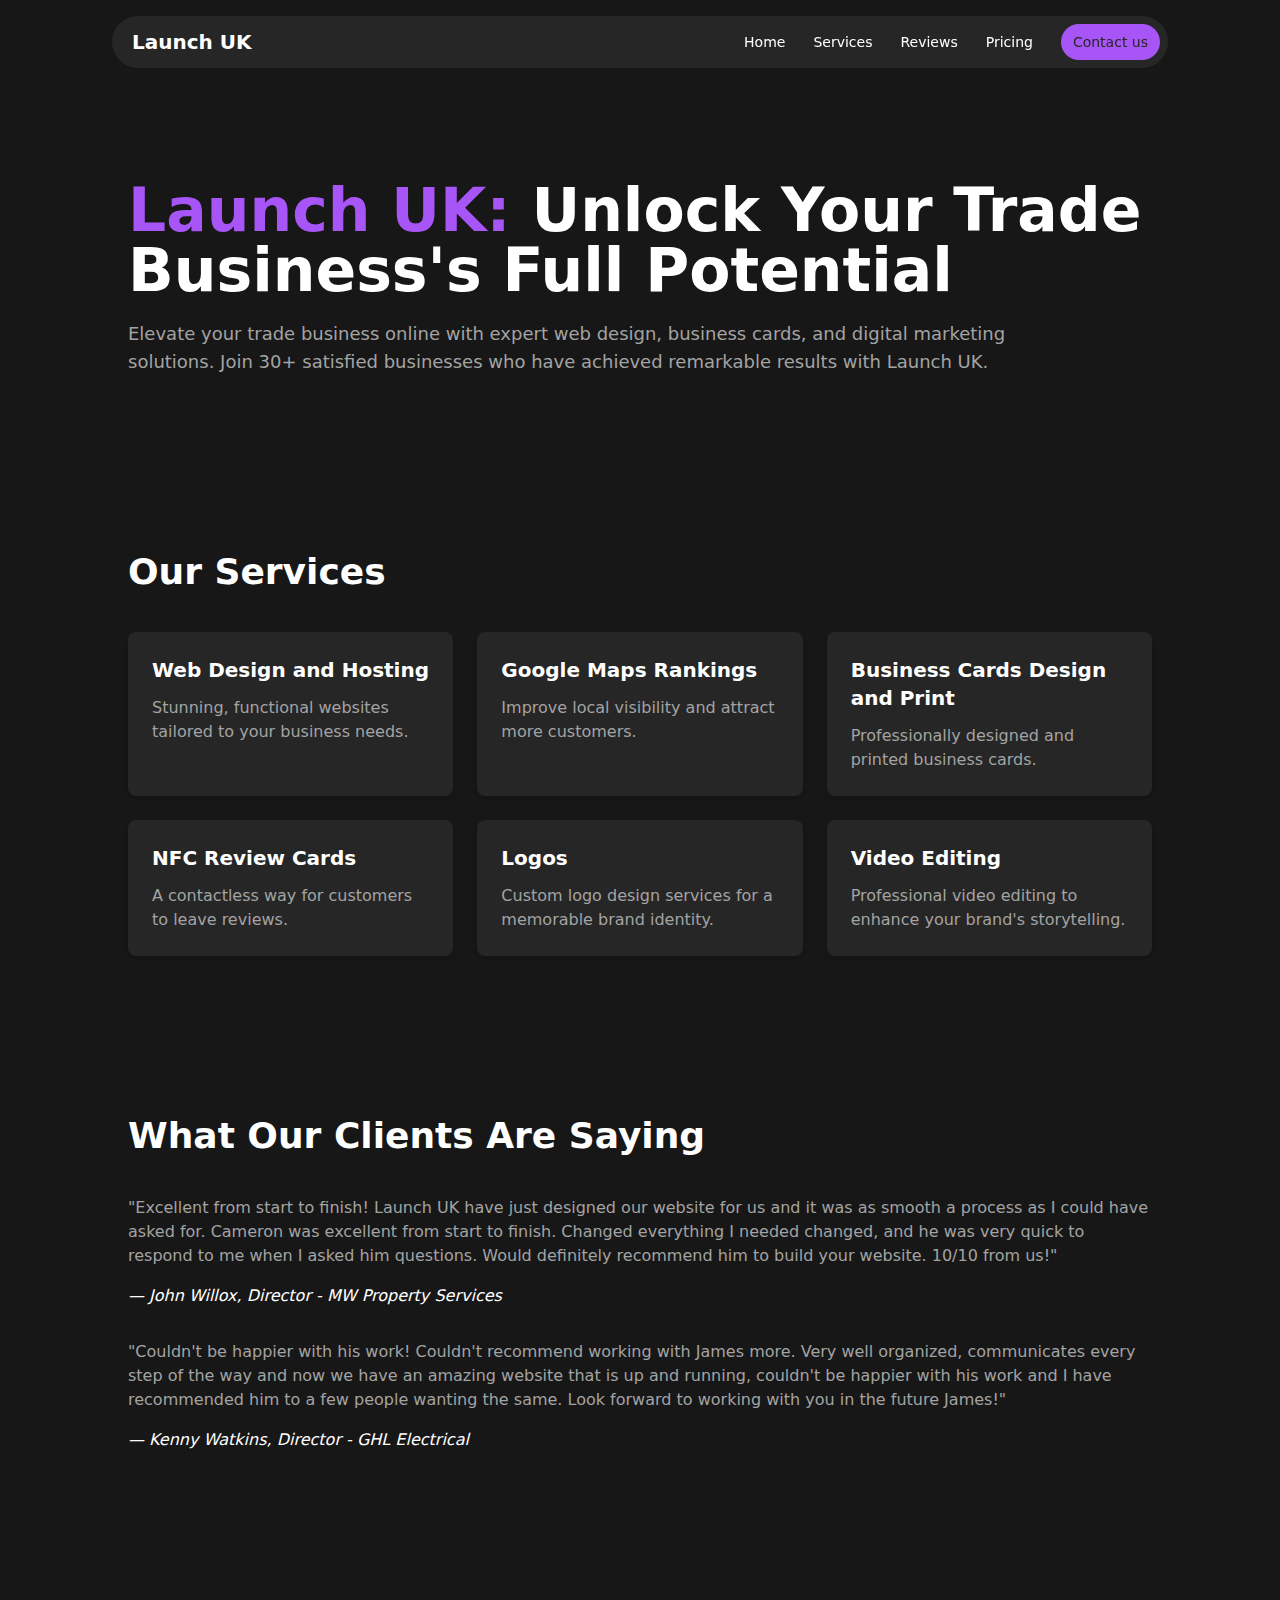
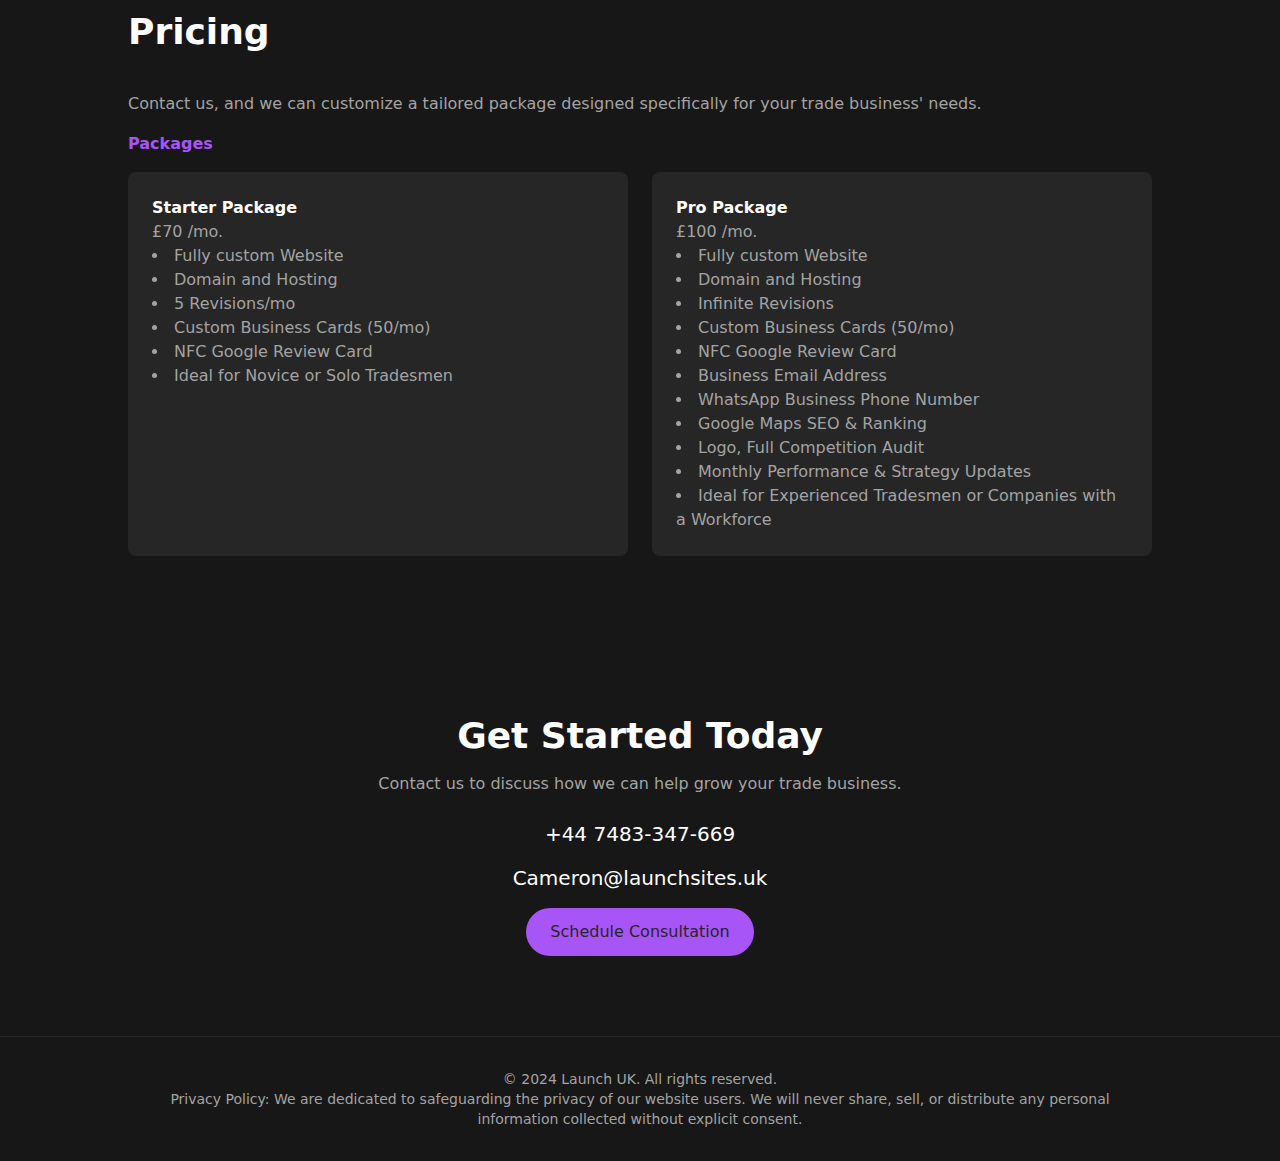
<file: index.html>
<!DOCTYPE html>
<html lang="en">
<head>
  <meta charset="utf-8">
  <meta name="viewport" content="width=device-width, initial-scale=1, shrink-to-fit=no">
  <meta name="description" content="Launch UK - Expert web design, business cards, and digital marketing solutions for trade businesses.">
  <title>Launch UK - Elevate Your Trade Business Online</title>
  <link href="https://fonts.googleapis.com/css2?family=Inter:wght@400;500;600;700&display=swap" rel="stylesheet">
  <link rel="stylesheet" href="index.css">
</head>

<body class="bg-neutral-900">
  <!-- Header -->
  <header class="sticky top-4 inset-x-0 flex flex-wrap md:justify-start md:flex-nowrap z-50 w-full">
    <nav class="relative max-w-[66rem] w-full bg-neutral-800 rounded-[28px] py-3 ps-5 pe-2 md:flex md:items-center md:justify-between md:py-0 mx-2 lg:mx-auto" aria-label="Global">
      <div class="flex items-center justify-between">
        <!-- Logo -->
        <a class="flex-none rounded-md text-xl inline-block font-semibold text-white focus:outline-none focus:opacity-80" href="index.html" aria-label="Launch UK">
          Launch UK 
        </a>

        <div class="md:hidden">
          <button type="button" class="hs-collapse-toggle size-8 flex justify-center items-center text-sm font-semibold rounded-full bg-neutral-800 text-white" data-hs-collapse="#navbar-collapse" aria-controls="navbar-collapse" aria-label="Toggle navigation">
            <svg class="hs-collapse-open:hidden flex-shrink-0 size-4" xmlns="http://www.w3.org/2000/svg" width="24" height="24" viewBox="0 0 24 24" fill="none" stroke="currentColor" stroke-width="2" stroke-linecap="round" stroke-linejoin="round">
              <line x1="3" x2="21" y1="6" y2="6"/>
              <line x1="3" x2="21" y1="12" y2="12"/>
              <line x1="3" x2="21" y1="18" y2="18"/>
            </svg>
            <svg class="hs-collapse-open:block hidden flex-shrink-0 size-4" xmlns="http://www.w3.org/2000/svg" width="24" height="24" viewBox="0 0 24 24" fill="none" stroke="currentColor" stroke-width="2" stroke-linecap="round" stroke-linejoin="round">
              <path d="M18 6 6 18"/>
              <path d="m6 6 12 12"/>
            </svg>
          </button>
        </div>
      </div>

      <div id="navbar-collapse" class="hs-collapse hidden overflow-hidden transition-all duration-300 basis-full grow md:block">
        <div class="flex flex-col gap-y-4 gap-x-0 mt-5 md:flex-row md:items-center md:justify-end md:gap-y-0 md:gap-x-7 md:mt-0 md:ps-7">
          <a class="text-sm text-white hover:text-neutral-300 md:py-4" href="index.html">Home</a>
          <a class="text-sm text-white hover:text-neutral-300 md:py-4" href="services.html">Services</a>
          <a class="text-sm text-white hover:text-neutral-300 md:py-4" href="reviews.html">Reviews</a>
          <a class="text-sm text-white hover:text-neutral-300 md:py-4" href="pricing.html">Pricing</a>
          <div>
            <a class="group inline-flex items-center gap-x-2 py-2 px-3 bg-purple-500 font-medium text-sm text-neutral-800 rounded-full focus:outline-none" href="#contact">
              Contact us
            </a>
          </div>
        </div>
      </div>
    </nav>
  </header>

  <!-- Main Content -->
  <main id="content">
    <!-- Hero Section -->
    <div class="bg-neutral-900">
      <div class="max-w-5xl mx-auto px-4 xl:px-0 pt-24 lg:pt-32 pb-24">
        <h1 class="font-semibold text-white text-5xl md:text-6xl">
          <span class="text-purple-500">Launch UK:</span> Unlock Your Trade Business's Full Potential
        </h1>
        <div class="max-w-4xl">
          <p class="mt-5 text-neutral-400 text-lg">
            Elevate your trade business online with expert web design, business cards, and digital marketing solutions. Join 30+ satisfied businesses who have achieved remarkable results with Launch UK.
          </p>
        </div>
      </div>
    </div>

    <!-- Services -->
    <div id="services" class="bg-neutral-900 py-20">
      <div class="max-w-5xl px-4 xl:px-0 mx-auto">
        <h2 class="text-white font-semibold text-2xl md:text-4xl mb-10">Our Services</h2>
        <div class="grid grid-cols-1 md:grid-cols-2 lg:grid-cols-3 gap-6">
          <div class="bg-neutral-800 p-6 rounded-lg shadow-md transition-transform transform hover:scale-105">
            <h3 class="text-white font-semibold text-xl mb-3">Web Design and Hosting</h3>
            <p class="text-neutral-400">Stunning, functional websites tailored to your business needs.</p>
          </div>
          <div class="bg-neutral-800 p-6 rounded-lg shadow-md transition-transform transform hover:scale-105">
            <h3 class="text-white font-semibold text-xl mb-3">Google Maps Rankings</h3>
            <p class="text-neutral-400">Improve local visibility and attract more customers.</p>
          </div>
          <div class="bg-neutral-800 p-6 rounded-lg shadow-md transition-transform transform hover:scale-105">
            <h3 class="text-white font-semibold text-xl mb-3">Business Cards Design and Print</h3>
            <p class="text-neutral-400">Professionally designed and printed business cards.</p>
          </div>
          <div class="bg-neutral-800 p-6 rounded-lg shadow-md transition-transform transform hover:scale-105">
            <h3 class="text-white font-semibold text-xl mb-3">NFC Review Cards</h3>
            <p class="text-neutral-400">A contactless way for customers to leave reviews.</p>
          </div>
          <div class="bg-neutral-800 p-6 rounded-lg shadow-md transition-transform transform hover:scale-105">
            <h3 class="text-white font-semibold text-xl mb-3">Logos</h3>
            <p class="text-neutral-400">Custom logo design services for a memorable brand identity.</p>
          </div>
          <div class="bg-neutral-800 p-6 rounded-lg shadow-md transition-transform transform hover:scale-105">
            <h3 class="text-white font-semibold text-xl mb-3">Video Editing</h3>
            <p class="text-neutral-400">Professional video editing to enhance your brand's storytelling.</p>
          </div>
        </div>
      </div>
    </div>

    <!-- Reviews Section -->
    <div id="reviews" class="bg-neutral-900 py-20">
      <div class="max-w-5xl px-4 xl:px-0 mx-auto">
        <h2 class="text-white font-semibold text-2xl md:text-4xl mb-10">What Our Clients Are Saying</h2>
        <div class="space-y-8">
          <blockquote class="text-neutral-400">
            <p>"Excellent from start to finish! Launch UK have just designed our website for us and it was as smooth a process as I could have asked for. Cameron was excellent from start to finish. Changed everything I needed changed, and he was very quick to respond to me when I asked him questions. Would definitely recommend him to build your website. 10/10 from us!"</p>
            <cite class="block mt-4 text-white">— John Willox, Director - MW Property Services</cite>
          </blockquote>
          <blockquote class="text-neutral-400">
            <p>"Couldn't be happier with his work! Couldn't recommend working with James more. Very well organized, communicates every step of the way and now we have an amazing website that is up and running, couldn't be happier with his work and I have recommended him to a few people wanting the same. Look forward to working with you in the future James!"</p>
            <cite class="block mt-4 text-white">— Kenny Watkins, Director - GHL Electrical</cite>
          </blockquote>
        </div>
      </div>
    </div>

    <!-- Pricing Section -->
    <div id="pricing" class="bg-neutral-900 py-20">
      <div class="max-w-5xl px-4 xl:px-0 mx-auto">
        <h2 class="text-white font-semibold text-2xl md:text-4xl mb-10">Pricing</h2>
        <p class="text-neutral-400 mb-4">Contact us, and we can customize a tailored package designed specifically for your trade business' needs.</p>
        <h3 class="text-purple-500 font-semibold">Packages</h3>
        <div class="grid grid-cols-1 md:grid-cols-2 gap-6 mt-4">
          <div class="bg-neutral-800 p-6 rounded-lg">
            <h4 class="text-white font-semibold">Starter Package</h4>
            <p class="text-neutral-400">£70 /mo.</p>
            <ul class="list-disc list-inside text-neutral-400">
              <li>Fully custom Website</li>
              <li>Domain and Hosting</li>
              <li>5 Revisions/mo</li>
              <li>Custom Business Cards (50/mo)</li>
              <li>NFC Google Review Card</li>
              <li>Ideal for Novice or Solo Tradesmen</li>
            </ul>
          </div>
          <div class="bg-neutral-800 p-6 rounded-lg">
            <h4 class="text-white font-semibold">Pro Package</h4>
            <p class="text-neutral-400">£100 /mo.</p>
            <ul class="list-disc list-inside text-neutral-400">
              <li>Fully custom Website</li>
              <li>Domain and Hosting</li>
              <li>Infinite Revisions</li>
              <li>Custom Business Cards (50/mo)</li>
              <li>NFC Google Review Card</li>
              <li>Business Email Address</li>
              <li>WhatsApp Business Phone Number</li>
              <li>Google Maps SEO & Ranking</li>
              <li>Logo, Full Competition Audit</li>
              <li>Monthly Performance & Strategy Updates</li>
              <li>Ideal for Experienced Tradesmen or Companies with a Workforce</li>
            </ul>
          </div>
        </div>
      </div>
    </div>

    <!-- Contact Section -->
    <div id="contact" class="bg-neutral-900">
      <div class="max-w-5xl px-4 xl:px-0 py-20 mx-auto text-center">
        <h2 class="text-white font-semibold text-2xl md:text-4xl">Get Started Today</h2>
        <p class="text-neutral-400 mt-4">Contact us to discuss how we can help grow your trade business.</p>
        <div class="space-y-4 mt-6">
          <p class="text-white text-xl">+44 7483-347-669</p>
          <p class="text-white text-xl">Cameron@launchsites.uk</p>
          <a href="#" class="inline-block bg-purple-500 text-neutral-800 px-6 py-3 rounded-full font-medium">
            Schedule Consultation
          </a>
        </div>
      </div>
    </div>
  </main>

  <!-- Footer -->
  <footer class="bg-neutral-900 border-t border-neutral-800">
    <div class="max-w-5xl mx-auto px-4 xl:px-0 py-8 text-center">
      <p class="text-sm text-neutral-400">© 2024 Launch UK. All rights reserved.</p>
      <p class="text-sm text-neutral-400">Privacy Policy: We are dedicated to safeguarding the privacy of our website users. We will never share, sell, or distribute any personal information collected without explicit consent.</p>
    </div>
  </footer>

  <!-- Required JavaScript -->
  <script src="preline.js"></script>
</body>
</html>
</file>
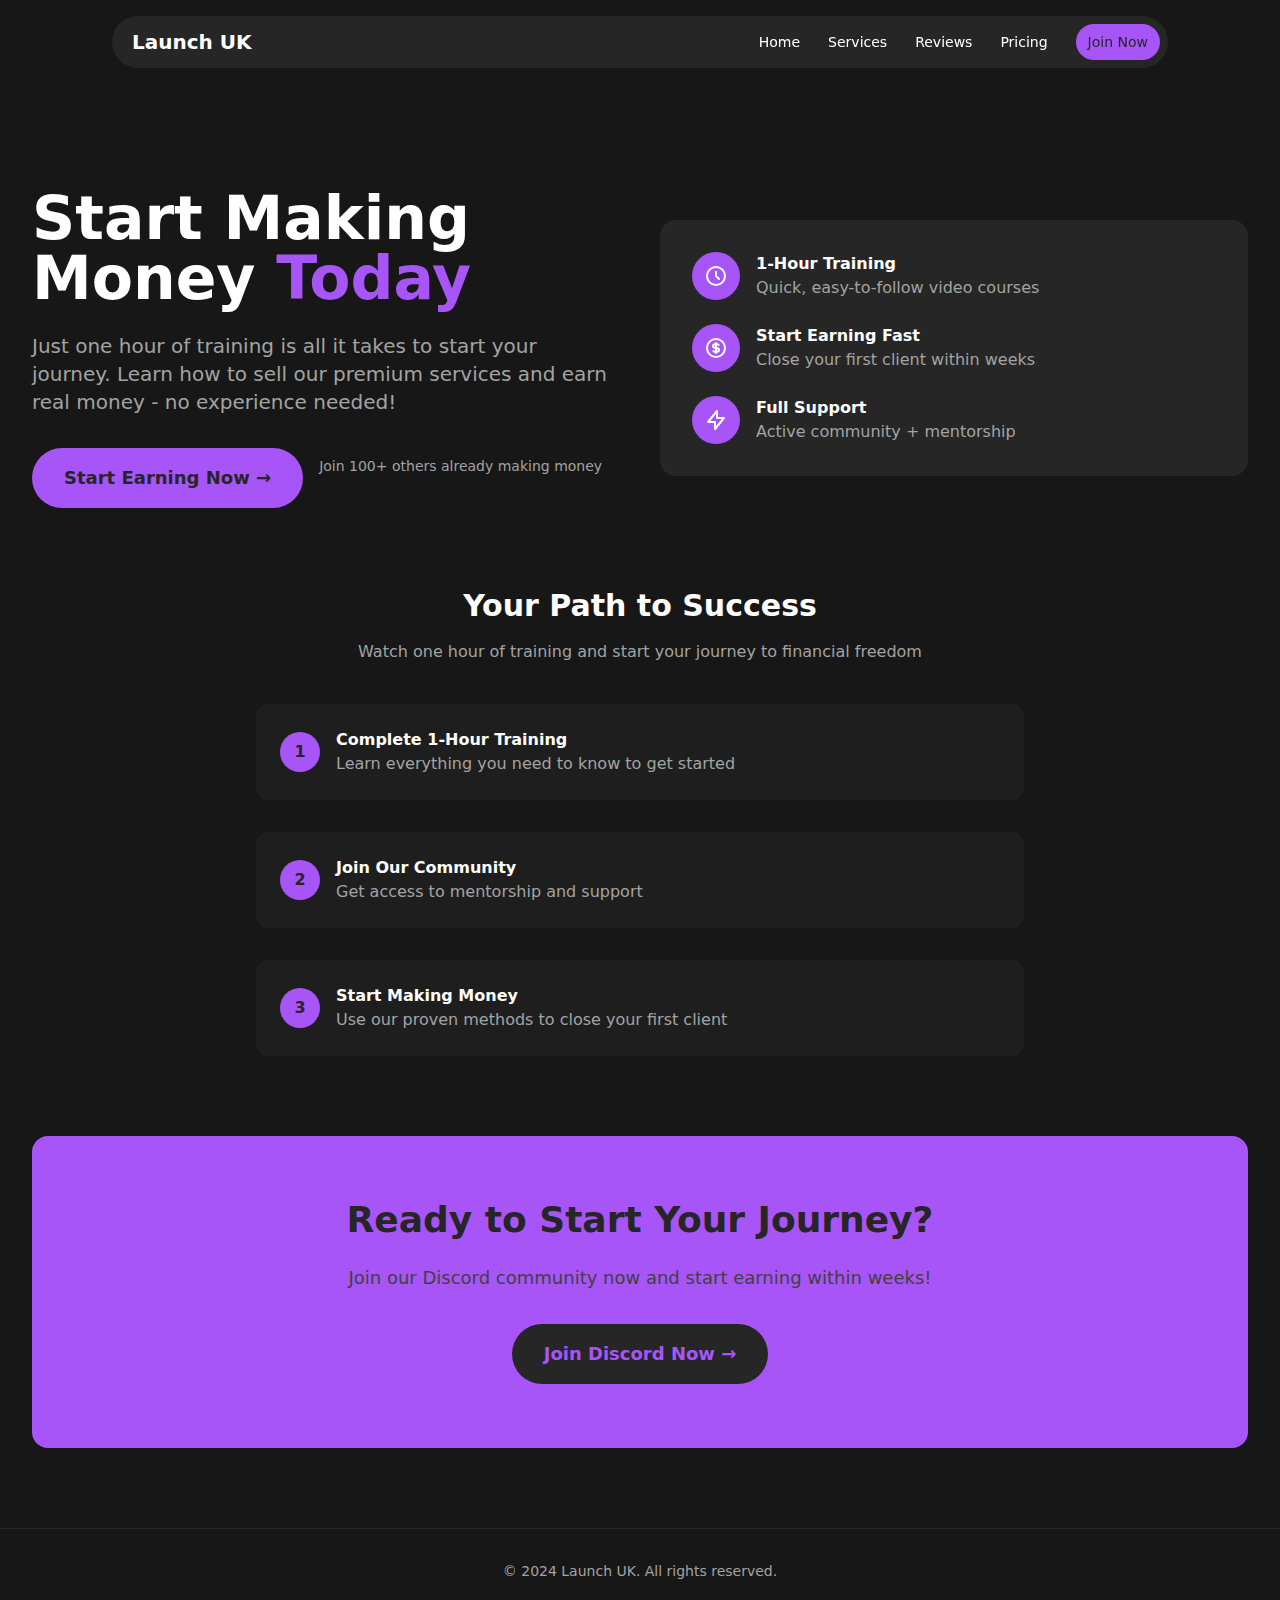
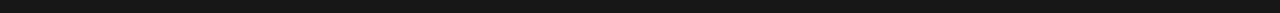
<file: academy.html>
<!DOCTYPE html>
<html lang="en">
<head>
    <meta charset="UTF-8">
    <meta name="viewport" content="width=device-width, initial-scale=1.0">
    <meta name="description" content="Join Launch UK Academy and start earning today">
    <title>Academy - Launch UK</title>
    <link href="https://fonts.googleapis.com/css2?family=Inter:wght@400;500;600;700&display=swap" rel="stylesheet">
    <link rel="stylesheet" href="academy.css">
</head>
<body class="bg-neutral-900">
    <header class="sticky top-4 inset-x-0 flex flex-wrap md:justify-start md:flex-nowrap z-50 w-full">
        <nav class="relative max-w-[66rem] w-full bg-neutral-800 rounded-[28px] py-3 ps-5 pe-2 md:flex md:items-center md:justify-between md:py-0 mx-2 lg:mx-auto" aria-label="Global">
            <div class="flex items-center justify-between">
                <a class="flex-none rounded-md text-xl inline-block font-semibold text-white focus:outline-none focus:opacity-80" href="index.html" aria-label="Launch UK">Launch UK</a>
                <div class="md:hidden">
                    <button type="button" class="hs-collapse-toggle size-8 flex justify-center items-center text-sm font-semibold rounded-full bg-neutral-800 text-white" data-hs-collapse="#navbar-collapse" aria-controls="navbar-collapse" aria-label="Toggle navigation">
                        <svg class="hs-collapse-open:hidden flex-shrink-0 size-4" xmlns="http://www.w3.org/2000/svg" width="24" height="24" viewBox="0 0 24 24" fill="none" stroke="currentColor" stroke-width="2" stroke-linecap="round" stroke-linejoin="round">
                            <line x1="3" x2="21" y1="6" y2="6"/>
                            <line x1="3" x2="21" y1="12" y2="12"/>
                            <line x1="3" x2="21" y1="18" y2="18"/>
                        </svg>
                        <svg class="hs-collapse-open:block hidden flex-shrink-0 size-4" xmlns="http://www.w3.org/2000/svg" width="24" height="24" viewBox="0 0 24 24" fill="none" stroke="currentColor" stroke-width="2" stroke-linecap="round" stroke-linejoin="round">
                            <path d="M18 6 6 18"/>
                            <path d="m6 6 12 12"/>
                        </svg>
                    </button>
                </div>
            </div>
            <div id="navbar-collapse" class="hs-collapse hidden overflow-hidden transition-all duration-300 basis-full grow md:block">
                <div class="flex flex-col gap-y-4 gap-x-0 mt-5 md:flex-row md:items-center md:justify-end md:gap-y-0 md:gap-x-7 md:mt-0 md:ps-7">
                <a class="text-sm text-white hover:text-neutral-300 md:py-4" href="index.html">Home</a>
                <a class="text-sm text-white hover:text-neutral-300 md:py-4" href="services.html">Services</a>
                <a class="text-sm text-white hover:text-neutral-300 md:py-4" href="reviews.html">Reviews</a>
                <a class="text-sm text-white hover:text-neutral-300 md:py-4" href="pricing.html">Pricing</a>
                <a class="group inline-flex items-center gap-x-2 py-2 px-3 bg-purple-500 font-medium text-sm text-neutral-800 rounded-full focus:outline-none" href="https://discord.gg/launch">Join Now</a>
            </div>
        </nav>
    </header>

    <main class="py-10">
        <!-- Hero Section -->
        <div class="max-w-[85rem] mx-auto px-4 sm:px-6 lg:px-8 pt-24 pb-10">
            <div class="flex flex-col lg:flex-row gap-10 items-center">
                <div class="lg:w-1/2">
                    <h1 class="text-4xl sm:text-5xl lg:text-6xl font-bold text-white mb-6">
                        Start Making Money <span class="text-purple-500">Today</span>
                    </h1>
                    <p class="text-xl text-neutral-400 mb-8">
                        Just one hour of training is all it takes to start your journey. Learn how to sell our premium services and earn real money - no experience needed!
                    </p>
                    <div class="flex flex-col sm:flex-row gap-4">
                        <a href="https://discord.gg/launch" class="inline-flex justify-center items-center px-8 py-4 text-lg font-bold text-neutral-800 bg-purple-500 rounded-full hover:bg-purple-600 transition-all">
                            Start Earning Now →
                        </a>
                        <p class="text-sm text-neutral-400 mt-2">Join 100+ others already making money</p>
                    </div>
                </div>
                <div class="lg:w-1/2">
                    <div class="bg-neutral-800 p-8 rounded-2xl">
                        <div class="space-y-6">
                            <div class="flex items-center gap-4">
                                <div class="bg-purple-500 p-3 rounded-full">
                                    <svg class="h-6 w-6 text-white" fill="none" stroke="currentColor" viewBox="0 0 24 24">
                                        <path stroke-linecap="round" stroke-linejoin="round" stroke-width="2" d="M12 8v4l3 3m6-3a9 9 0 11-18 0 9 9 0 0118 0z"/>
                                    </svg>
                                </div>
                                <div>
                                    <h3 class="text-white font-semibold">1-Hour Training</h3>
                                    <p class="text-neutral-400">Quick, easy-to-follow video courses</p>
                                </div>
                            </div>
                            <div class="flex items-center gap-4">
                                <div class="bg-purple-500 p-3 rounded-full">
                                    <svg class="h-6 w-6 text-white" fill="none" stroke="currentColor" viewBox="0 0 24 24">
                                        <path stroke-linecap="round" stroke-linejoin="round" stroke-width="2" d="M12 8c-1.657 0-3 .895-3 2s1.343 2 3 2 3 .895 3 2-1.343 2-3 2m0-8c1.11 0 2.08.402 2.599 1M12 8V7m0 1v8m0 0v1m0-1c-1.11 0-2.08-.402-2.599-1M21 12a9 9 0 11-18 0 9 9 0 0118 0z"/>
                                    </svg>
                                </div>
                                <div>
                                    <h3 class="text-white font-semibold">Start Earning Fast</h3>
                                    <p class="text-neutral-400">Close your first client within weeks</p>
                                </div>
                            </div>
                            <div class="flex items-center gap-4">
                                <div class="bg-purple-500 p-3 rounded-full">
                                    <svg class="h-6 w-6 text-white" fill="none" stroke="currentColor" viewBox="0 0 24 24">
                                        <path stroke-linecap="round" stroke-linejoin="round" stroke-width="2" d="M13 10V3L4 14h7v7l9-11h-7z"/>
                                    </svg>
                                </div>
                                <div>
                                    <h3 class="text-white font-semibold">Full Support</h3>
                                    <p class="text-neutral-400">Active community + mentorship</p>
                                </div>
                            </div>
                        </div>
                    </div>
                </div>
            </div>
        </div>

        <!-- Progress Timeline -->
        <div class="max-w-[85rem] mx-auto px-4 sm:px-6 lg:px-8 py-10">
            <div class="text-center mb-10">
                <h2 class="text-3xl font-bold text-white mb-4">Your Path to Success</h2>
                <p class="text-neutral-400">Watch one hour of training and start your journey to financial freedom</p>
            </div>
            
            <div class="max-w-3xl mx-auto">
                <div class="space-y-8">
                    <div class="flex gap-4 items-center bg-neutral-800/50 p-6 rounded-xl">
                        <div class="bg-purple-500 h-10 w-10 rounded-full flex items-center justify-center text-neutral-800 font-bold">1</div>
                        <div>
                            <h3 class="text-white font-semibold">Complete 1-Hour Training</h3>
                            <p class="text-neutral-400">Learn everything you need to know to get started</p>
                        </div>
                    </div>
                    
                    <div class="flex gap-4 items-center bg-neutral-800/50 p-6 rounded-xl">
                        <div class="bg-purple-500 h-10 w-10 rounded-full flex items-center justify-center text-neutral-800 font-bold">2</div>
                        <div>
                            <h3 class="text-white font-semibold">Join Our Community</h3>
                            <p class="text-neutral-400">Get access to mentorship and support</p>
                        </div>
                    </div>
                    
                    <div class="flex gap-4 items-center bg-neutral-800/50 p-6 rounded-xl">
                        <div class="bg-purple-500 h-10 w-10 rounded-full flex items-center justify-center text-neutral-800 font-bold">3</div>
                        <div>
                            <h3 class="text-white font-semibold">Start Making Money</h3>
                            <p class="text-neutral-400">Use our proven methods to close your first client</p>
                        </div>
                    </div>
                </div>
            </div>
        </div>

        <!-- CTA Section -->
        <div class="max-w-[85rem] mx-auto px-4 sm:px-6 lg:px-8 py-10">
            <div class="bg-purple-500 rounded-2xl p-8 sm:p-16 text-center">
                <h2 class="text-3xl sm:text-4xl font-bold text-neutral-800 mb-6">Ready to Start Your Journey?</h2>
                <p class="text-neutral-700 text-lg mb-8">Join our Discord community now and start earning within weeks!</p>
                <a href="https://discord.gg/launch" class="inline-flex justify-center items-center px-8 py-4 text-lg font-bold text-purple-500 bg-neutral-800 rounded-full hover:bg-neutral-700 transition-all">
                    Join Discord Now →
                </a>
            </div>
        </div>
    </main>

    <footer class="bg-neutral-900 border-t border-neutral-800">
        <div class="max-w-5xl mx-auto px-4 xl:px-0 py-8 text-center">
            <p class="text-sm text-neutral-400">© 2024 Launch UK. All rights reserved.</p>
        </div>
    </footer>
    <script src="preline.js"></script>
</body>
</html>
</file>
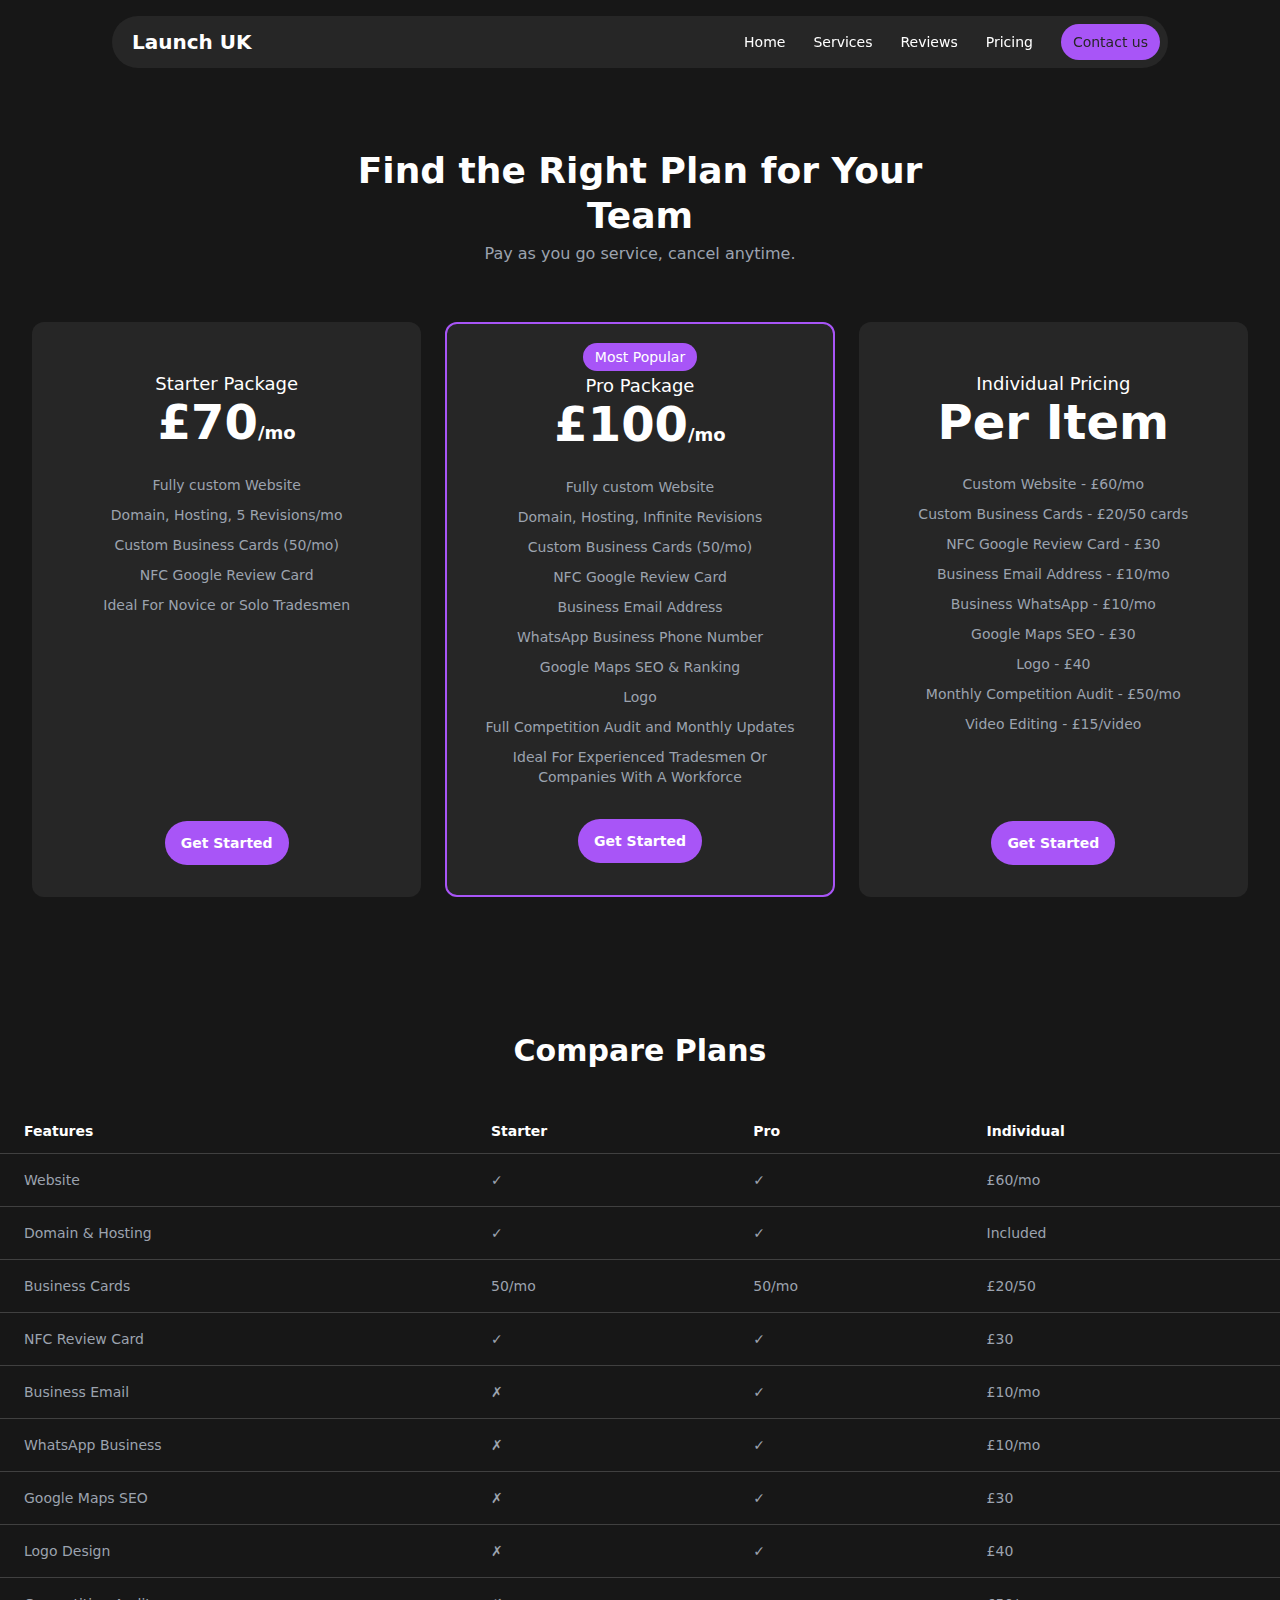
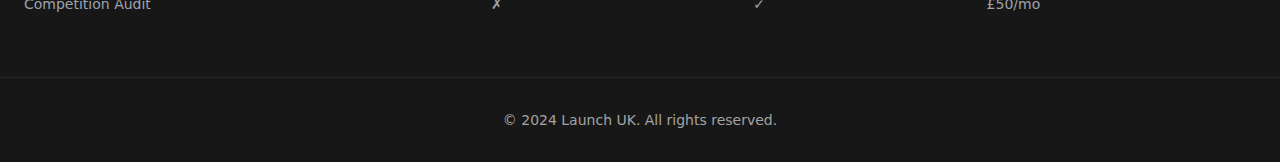
<file: pricing.html>
<!DOCTYPE html>
<html lang="en">
<head>
    <meta charset="UTF-8">
    <meta name="viewport" content="width=device-width, initial-scale=1.0">
    <meta name="description" content="Pricing plans for Launch UK services.">
    <title>Pricing - Launch UK</title>
    <link href="https://fonts.googleapis.com/css2?family=Inter:wght@400;500;600;700&display=swap" rel="stylesheet">
    <link rel="stylesheet" href="pricing.css">
</head>
<body class="bg-neutral-900">
    <header class="sticky top-4 inset-x-0 flex flex-wrap md:justify-start md:flex-nowrap z-50 w-full">
        <nav class="relative max-w-[66rem] w-full bg-neutral-800 rounded-[28px] py-3 ps-5 pe-2 md:flex md:items-center md:justify-between md:py-0 mx-2 lg:mx-auto" aria-label="Global">
            <div class="flex items-center justify-between">
                <a class="flex-none rounded-md text-xl inline-block font-semibold text-white focus:outline-none focus:opacity-80" href="index.html" aria-label="Launch UK">Launch UK</a>
                <div class="md:hidden">
                    <button type="button" class="hs-collapse-toggle size-8 flex justify-center items-center text-sm font-semibold rounded-full bg-neutral-800 text-white" data-hs-collapse="#navbar-collapse" aria-controls="navbar-collapse" aria-label="Toggle navigation">
                        <svg class="hs-collapse-open:hidden flex-shrink-0 size-4" xmlns="http://www.w3.org/2000/svg" width="24" height="24" viewBox="0 0 24 24" fill="none" stroke="currentColor" stroke-width="2" stroke-linecap="round" stroke-linejoin="round">
                            <line x1="3" x2="21" y1="6" y2="6"/>
                            <line x1="3" x2="21" y1="12" y2="12"/>
                            <line x1="3" x2="21" y1="18" y2="18"/>
                        </svg>
                        <svg class="hs-collapse-open:block hidden flex-shrink-0 size-4" xmlns="http://www.w3.org/2000/svg" width="24" height="24" viewBox="0 0 24 24" fill="none" stroke="currentColor" stroke-width="2" stroke-linecap="round" stroke-linejoin="round">
                            <path d="M18 6 6 18"/>
                            <path d="m6 6 12 12"/>
                        </svg>
                    </button>
                </div>
            </div>
            <div id="navbar-collapse" class="hs-collapse hidden overflow-hidden transition-all duration-300 basis-full grow md:block">
                <div class="flex flex-col gap-y-4 gap-x-0 mt-5 md:flex-row md:items-center md:justify-end md:gap-y-0 md:gap-x-7 md:mt-0 md:ps-7">
                    <a class="text-sm text-white hover:text-neutral-300 md:py-4" href="index.html">Home</a>
                    <a class="text-sm text-white hover:text-neutral-300 md:py-4" href="services.html">Services</a>
                    <a class="text-sm text-white hover:text-neutral-300 md:py-4" href="reviews.html">Reviews</a>
                    <a class="text-sm text-white hover:text-neutral-300 md:py-4" href="pricing.html">Pricing</a>
                    <div>
                        <a class="group inline-flex items-center gap-x-2 py-2 px-3 bg-purple-500 font-medium text-sm text-neutral-800 rounded-full focus:outline-none" href="#contact">Contact us</a>
                    </div>
                </div>
            </div>
        </nav>
    </header>

    <main class="py-10">
        <div class="max-w-[85rem] px-4 py-10 sm:px-6 lg:px-8 lg:py-14 mx-auto">
            <div class="max-w-2xl mx-auto text-center mb-10 lg:mb-14">
                <h2 class="text-2xl font-bold md:text-4xl md:leading-tight text-white">Find the Right Plan for Your Team</h2>
                <p class="mt-1 text-gray-400">Pay as you go service, cancel anytime.</p>
            </div>

            <div class="mt-12 grid gap-6 sm:grid-cols-1 lg:grid-cols-3">
                <!-- Starter Package -->
                <div class="flex flex-col h-full text-center bg-neutral-800 rounded-xl p-8">
                    <div class="pt-4">
                        <h4 class="text-lg text-white">Starter Package</h4>
                        <span class="mt-7 font-bold text-5xl text-white">£70<span class="text-lg">/mo</span></span>
                    </div>
                    <div class="mt-7">
                        <ul class="space-y-2.5 text-sm text-gray-400">
                            <li>Fully custom Website</li>
                            <li>Domain, Hosting, 5 Revisions/mo</li>
                            <li>Custom Business Cards (50/mo)</li>
                            <li>NFC Google Review Card</li>
                            <li>Ideal For Novice or Solo Tradesmen</li>
                        </ul>
                    </div>
                    <div class="mt-auto pt-8">
                        <a href="#contact" class="py-3 px-4 inline-flex justify-center items-center gap-2 rounded-full font-semibold bg-purple-500 text-white hover:bg-purple-600 transition-all text-sm">
                            Get Started
                        </a>
                    </div>
                </div>

                <!-- Pro Package -->
                <div class="flex flex-col h-full text-center bg-neutral-800 rounded-xl p-8 border-2 border-purple-500">
                    <div class="absolute inset-x-0 transform translate-y-px">
                        <div class="bg-purple-500 text-white px-3 py-1 text-sm inline-block rounded-full -translate-y-1/2">
                            Most Popular
                        </div>
                    </div>
                    <div class="pt-4">
                        <h4 class="text-lg text-white">Pro Package</h4>
                        <span class="mt-7 font-bold text-5xl text-white">£100<span class="text-lg">/mo</span></span>
                    </div>
                    <div class="mt-7">
                        <ul class="space-y-2.5 text-sm text-gray-400">
                            <li>Fully custom Website</li>
                            <li>Domain, Hosting, Infinite Revisions</li>
                            <li>Custom Business Cards (50/mo)</li>
                            <li>NFC Google Review Card</li>
                            <li>Business Email Address</li>
                            <li>WhatsApp Business Phone Number</li>
                            <li>Google Maps SEO & Ranking</li>
                            <li>Logo</li>
                            <li>Full Competition Audit and Monthly Updates</li>
                            <li>Ideal For Experienced Tradesmen Or Companies With A Workforce</li>
                        </ul>
                    </div>
                    <div class="mt-auto pt-8">
                        <a href="#contact" class="py-3 px-4 inline-flex justify-center items-center gap-2 rounded-full font-semibold bg-purple-500 text-white hover:bg-purple-600 transition-all text-sm">
                            Get Started
                        </a>
                    </div>
                </div>

                <!-- Individual Pricing -->
                <div class="flex flex-col h-full text-center bg-neutral-800 rounded-xl p-8">
                    <div class="pt-4">
                        <h4 class="text-lg text-white">Individual Pricing</h4>
                        <span class="mt-7 font-bold text-5xl text-white">Per Item</span>
                    </div>
                    <div class="mt-7">
                        <ul class="space-y-2.5 text-sm text-gray-400">
                            <li>Custom Website - £60/mo</li>
                            <li>Custom Business Cards - £20/50 cards</li>
                            <li>NFC Google Review Card - £30</li>
                            <li>Business Email Address - £10/mo</li>
                            <li>Business WhatsApp - £10/mo</li>
                            <li>Google Maps SEO - £30</li>
                            <li>Logo - £40</li>
                            <li>Monthly Competition Audit - £50/mo</li>
                            <li>Video Editing - £15/video</li>
                        </ul>
                    </div>
                    <div class="mt-auto pt-8">
                        <a href="#contact" class="py-3 px-4 inline-flex justify-center items-center gap-2 rounded-full font-semibold bg-purple-500 text-white hover:bg-purple-600 transition-all text-sm">
                            Get Started
                        </a>
                    </div>
                </div>
            </div>
        </div>

        <!-- Plan Comparison -->
        <div class="mt-20">
            <h2 class="text-2xl font-bold md:text-3xl text-white text-center mb-10">Compare Plans</h2>
            <div class="flex flex-col">
                <div class="overflow-x-auto">
                    <div class="inline-block min-w-full">
                        <div class="overflow-hidden">
                            <table class="min-w-full divide-y divide-neutral-700">
                                <thead>
                                    <tr>
                                        <th scope="col" class="px-6 py-3 text-left text-sm font-semibold text-white">Features</th>
                                        <th scope="col" class="px-6 py-3 text-left text-sm font-semibold text-white">Starter</th>
                                        <th scope="col" class="px-6 py-3 text-left text-sm font-semibold text-white">Pro</th>
                                        <th scope="col" class="px-6 py-3 text-left text-sm font-semibold text-white">Individual</th>
                                    </tr>
                                </thead>
                                <tbody class="divide-y divide-neutral-700">
                                    <tr>
                                        <td class="px-6 py-4 text-sm text-gray-400">Website</td>
                                        <td class="px-6 py-4 text-sm text-gray-400">✓</td>
                                        <td class="px-6 py-4 text-sm text-gray-400">✓</td>
                                        <td class="px-6 py-4 text-sm text-gray-400">£60/mo</td>
                                    </tr>
                                    <tr>
                                        <td class="px-6 py-4 text-sm text-gray-400">Domain & Hosting</td>
                                        <td class="px-6 py-4 text-sm text-gray-400">✓</td>
                                        <td class="px-6 py-4 text-sm text-gray-400">✓</td>
                                        <td class="px-6 py-4 text-sm text-gray-400">Included</td>
                                    </tr>
                                    <tr>
                                        <td class="px-6 py-4 text-sm text-gray-400">Business Cards</td>
                                        <td class="px-6 py-4 text-sm text-gray-400">50/mo</td>
                                        <td class="px-6 py-4 text-sm text-gray-400">50/mo</td>
                                        <td class="px-6 py-4 text-sm text-gray-400">£20/50</td>
                                    </tr>
                                    <tr>
                                        <td class="px-6 py-4 text-sm text-gray-400">NFC Review Card</td>
                                        <td class="px-6 py-4 text-sm text-gray-400">✓</td>
                                        <td class="px-6 py-4 text-sm text-gray-400">✓</td>
                                        <td class="px-6 py-4 text-sm text-gray-400">£30</td>
                                    </tr>
                                    <tr>
                                        <td class="px-6 py-4 text-sm text-gray-400">Business Email</td>
                                        <td class="px-6 py-4 text-sm text-gray-400">✗</td>
                                        <td class="px-6 py-4 text-sm text-gray-400">✓</td>
                                        <td class="px-6 py-4 text-sm text-gray-400">£10/mo</td>
                                    </tr>
                                    <tr>
                                        <td class="px-6 py-4 text-sm text-gray-400">WhatsApp Business</td>
                                        <td class="px-6 py-4 text-sm text-gray-400">✗</td>
                                        <td class="px-6 py-4 text-sm text-gray-400">✓</td>
                                        <td class="px-6 py-4 text-sm text-gray-400">£10/mo</td>
                                    </tr>
                                    <tr>
                                        <td class="px-6 py-4 text-sm text-gray-400">Google Maps SEO</td>
                                        <td class="px-6 py-4 text-sm text-gray-400">✗</td>
                                        <td class="px-6 py-4 text-sm text-gray-400">✓</td>
                                        <td class="px-6 py-4 text-sm text-gray-400">£30</td>
                                    </tr>
                                    <tr>
                                        <td class="px-6 py-4 text-sm text-gray-400">Logo Design</td>
                                        <td class="px-6 py-4 text-sm text-gray-400">✗</td>
                                        <td class="px-6 py-4 text-sm text-gray-400">✓</td>
                                        <td class="px-6 py-4 text-sm text-gray-400">£40</td>
                                    </tr>
                                    <tr>
                                        <td class="px-6 py-4 text-sm text-gray-400">Competition Audit</td>
                                        <td class="px-6 py-4 text-sm text-gray-400">✗</td>
                                        <td class="px-6 py-4 text-sm text-gray-400">✓</td>
                                        <td class="px-6 py-4 text-sm text-gray-400">£50/mo</td>
                                    </tr>
                                </tbody>
                            </table>
                        </div>
                    </div>
                </div>
            </div>
        </div>
    </main>

    <footer class="bg-neutral-900 border-t border-neutral-800">
        <div class="max-w-5xl mx-auto px-4 xl:px-0 py-8 text-center">
            <p class="text-sm text-neutral-400">© 2024 Launch UK. All rights reserved.</p>
        </div>
    </footer>

    <script src="preline.js"></script>
</body>
</html>
</file>
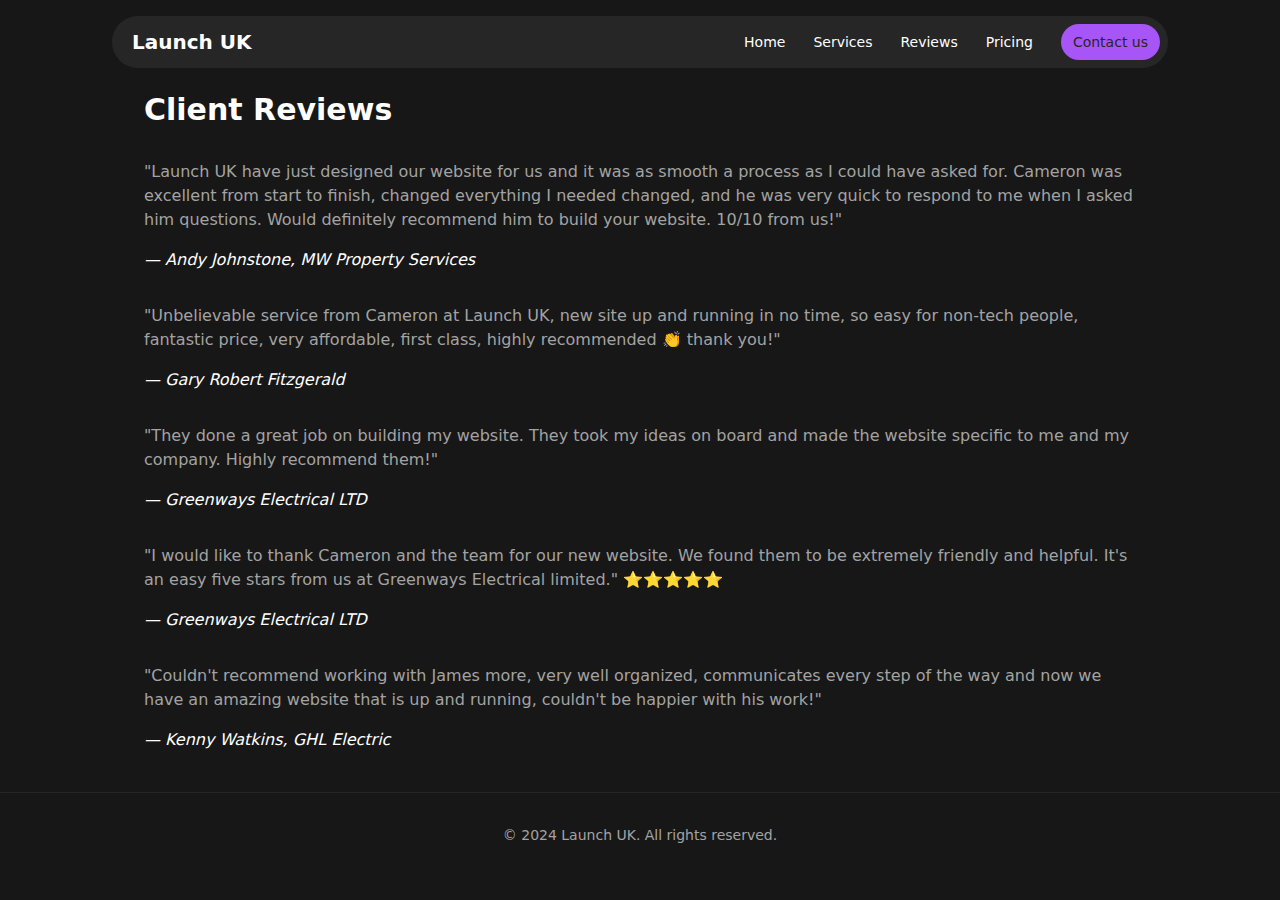
<file: reviews.html>
<!DOCTYPE html>
<html lang="en">
<head>
    <meta charset="UTF-8">
    <meta name="viewport" content="width=device-width, initial-scale=1.0">
    <meta name="description" content="Client reviews for Launch UK services.">
    <title>Reviews - Launch UK</title>
    <link href="https://fonts.googleapis.com/css2?family=Inter:wght@400;500;600;700&display=swap" rel="stylesheet">
    <link rel="stylesheet" href="reviews.css">
</head>
<body class="bg-neutral-900">
    <header class="sticky top-4 inset-x-0 flex flex-wrap md:justify-start md:flex-nowrap z-50 w-full">
        <nav class="relative max-w-[66rem] w-full bg-neutral-800 rounded-[28px] py-3 ps-5 pe-2 md:flex md:items-center md:justify-between md:py-0 mx-2 lg:mx-auto" aria-label="Global">
            <div class="flex items-center justify-between">
                <a class="flex-none rounded-md text-xl inline-block font-semibold text-white focus:outline-none focus:opacity-80" href="index.html" aria-label="Launch UK">Launch UK</a>
                <div class="md:hidden">
                    <button type="button" class="hs-collapse-toggle size-8 flex justify-center items-center text-sm font-semibold rounded-full bg-neutral-800 text-white" data-hs-collapse="#navbar-collapse" aria-controls="navbar-collapse" aria-label="Toggle navigation">
                        <svg class="hs-collapse-open:hidden flex-shrink-0 size-4" xmlns="http://www.w3.org/2000/svg" width="24" height="24" viewBox="0 0 24 24" fill="none" stroke="currentColor" stroke-width="2" stroke-linecap="round" stroke-linejoin="round">
                            <line x1="3" x2="21" y1="6" y2="6"/>
                            <line x1="3" x2="21" y1="12" y2="12"/>
                            <line x1="3" x2="21" y1="18" y2="18"/>
                        </svg>
                        <svg class="hs-collapse-open:block hidden flex-shrink-0 size-4" xmlns="http://www.w3.org/2000/svg" width="24" height="24" viewBox="0 0 24 24" fill="none" stroke="currentColor" stroke-width="2" stroke-linecap="round" stroke-linejoin="round">
                            <path d="M18 6 6 18"/>
                            <path d="m6 6 12 12"/>
                        </svg>
                    </button>
                </div>
            </div>
            <div id="navbar-collapse" class="hs-collapse hidden overflow-hidden transition-all duration-300 basis-full grow md:block">
                <div class="flex flex-col gap-y-4 gap-x-0 mt-5 md:flex-row md:items-center md:justify-end md:gap-y-0 md:gap-x-7 md:mt-0 md:ps-7">
                <a class="text-sm text-white hover:text-neutral-300 md:py-4" href="index.html">Home</a>
                <a class="text-sm text-white hover:text-neutral-300 md:py-4" href="services.html">Services</a>
                <a class="text-sm text-white hover:text-neutral-300 md:py-4" href="reviews.html">Reviews</a>
                <a class="text-sm text-white hover:text-neutral-300 md:py-4" href="pricing.html">Pricing</a>
                <a class="group inline-flex items-center gap-x-2 py-2 px-3 bg-purple-500 font-medium text-sm text-neutral-800 rounded-full focus:outline-none" href="#contact">Contact us</a>
            </div>
        </nav>
    </header>

    <main class="py-10">
        <div class="max-w-5xl mx-auto px-4">
            <h2 class="text-white font-semibold text-3xl mb-8">Client Reviews</h2>
            <div class="space-y-8">
                <blockquote class="text-neutral-400">
                    <p>"Launch UK have just designed our website for us and it was as smooth a process as I could have asked for. Cameron was excellent from start to finish, changed everything I needed changed, and he was very quick to respond to me when I asked him questions. Would definitely recommend him to build your website. 10/10 from us!"</p>
                    <cite class="block mt-4 text-white">— Andy Johnstone, MW Property Services</cite>
                </blockquote>
                <blockquote class="text-neutral-400">
                    <p>"Unbelievable service from Cameron at Launch UK, new site up and running in no time, so easy for non-tech people, fantastic price, very affordable, first class, highly recommended 👏 thank you!"</p>
                    <cite class="block mt-4 text-white">— Gary Robert Fitzgerald</cite>
                </blockquote>
                <blockquote class="text-neutral-400">
                    <p>"They done a great job on building my website. They took my ideas on board and made the website specific to me and my company. Highly recommend them!"</p>
                    <cite class="block mt-4 text-white">— Greenways Electrical LTD</cite>
                </blockquote>
                <blockquote class="text-neutral-400">
                    <p>"I would like to thank Cameron and the team for our new website. We found them to be extremely friendly and helpful. It's an easy five stars from us at Greenways Electrical limited." ⭐⭐⭐⭐⭐</p>
                    <cite class="block mt-4 text-white">— Greenways Electrical LTD</cite>
                </blockquote>
                <blockquote class="text-neutral-400">
                    <p>"Couldn't recommend working with James more, very well organized, communicates every step of the way and now we have an amazing website that is up and running, couldn't be happier with his work!"</p>
                    <cite class="block mt-4 text-white">— Kenny Watkins, GHL Electric</cite>
                </blockquote>
            </div>
        </div>
    </main>

    <footer class="bg-neutral-900 border-t border-neutral-800">
        <div class="max-w-5xl mx-auto px-4 xl:px-0 py-8 text-center">
            <p class="text-sm text-neutral-400">© 2024 Launch UK. All rights reserved.</p>
        </div>
    </footer>
    <script src="preline.js"></script>
</body>
</html>
</file>
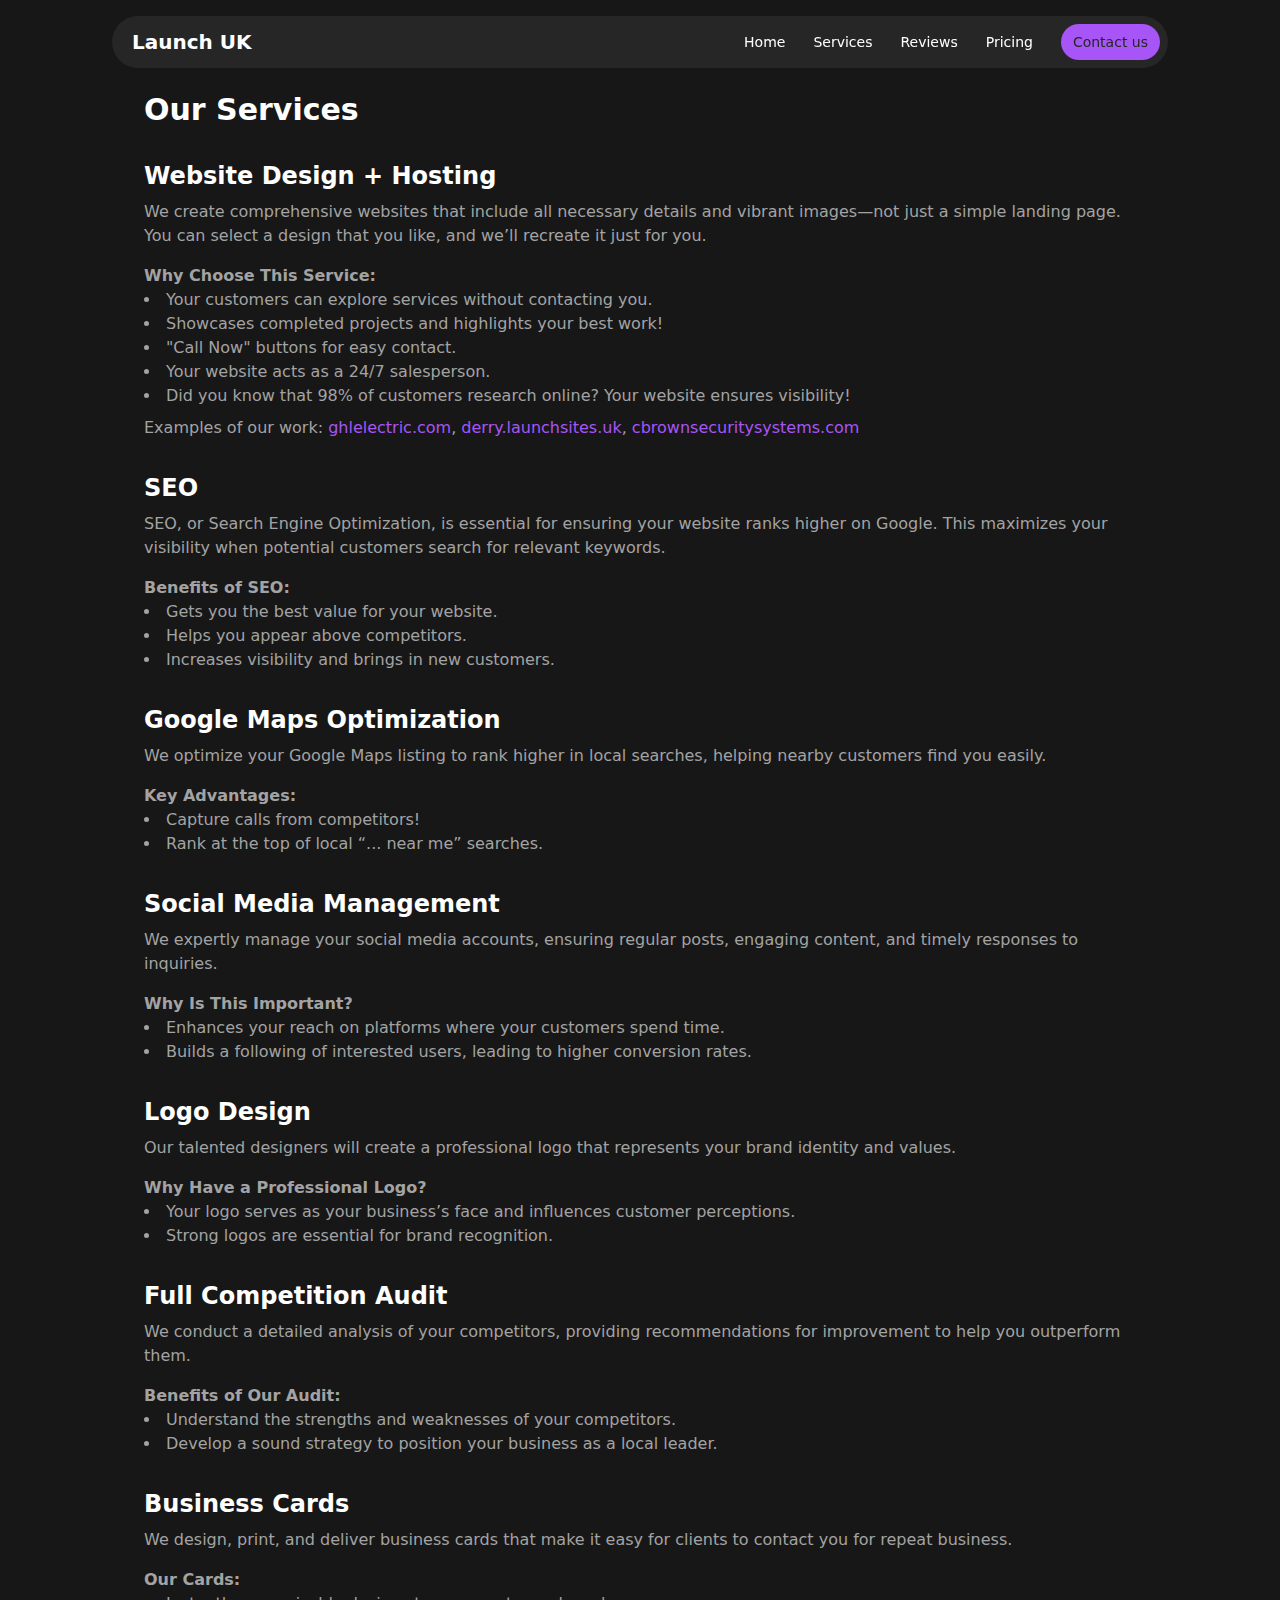
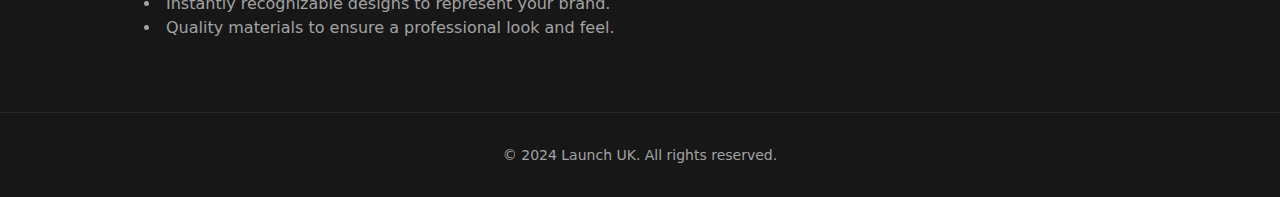
<file: services.html>
<!DOCTYPE html>
<html lang="en">
<head>
    <meta charset="UTF-8">
    <meta name="viewport" content="width=device-width, initial-scale=1.0">
    <meta name="description" content="Services offered by Launch UK, helping your trade business thrive with expert solutions.">
    <title>Launch UK Services</title>
    <link href="https://fonts.googleapis.com/css2?family=Inter:wght@400;500;600;700&display=swap" rel="stylesheet">
    <link rel="stylesheet" href="services.css">
</head>
<body class="bg-neutral-900">
    <header class="sticky top-4 inset-x-0 flex flex-wrap md:justify-start md:flex-nowrap z-50 w-full">
        <nav class="relative max-w-[66rem] w-full bg-neutral-800 rounded-[28px] py-3 ps-5 pe-2 md:flex md:items-center md:justify-between md:py-0 mx-2 lg:mx-auto" aria-label="Global">
            <div class="flex items-center justify-between">
                <a class="flex-none rounded-md text-xl inline-block font-semibold text-white focus:outline-none focus:opacity-80" href="index.html" aria-label="Launch UK">Launch UK</a>
                <div class="md:hidden">
                    <button type="button" class="hs-collapse-toggle size-8 flex justify-center items-center text-sm font-semibold rounded-full bg-neutral-800 text-white" data-hs-collapse="#navbar-collapse" aria-controls="navbar-collapse" aria-label="Toggle navigation">
                        <svg class="hs-collapse-open:hidden flex-shrink-0 size-4" xmlns="http://www.w3.org/2000/svg" width="24" height="24" fill="none" stroke="currentColor" stroke-width="2" stroke-linecap="round" stroke-linejoin="round">
                            <line x1="3" x2="21" y1="6" y2="6"/>
                            <line x1="3" x2="21" y1="12" y2="12"/>
                            <line x1="3" x2="21" y1="18" y2="18"/>
                        </svg>
                        <svg class="hs-collapse-open:block hidden flex-shrink-0 size-4" xmlns="http://www.w3.org/2000/svg" width="24" height="24" fill="none" stroke="currentColor" stroke-width="2" stroke-linecap="round" stroke-linejoin="round">
                            <path d="M18 6 6 18"/>
                            <path d="m6 6 12 12"/>
                        </svg>
                    </button>
                </div>
            </div>

            <div id="navbar-collapse" class="hs-collapse hidden overflow-hidden transition-all duration-300 basis-full grow md:block">
                <div class="flex flex-col gap-y-4 gap-x-0 mt-5 md:flex-row md:items-center md:justify-end md:gap-y-0 md:gap-x-7 md:mt-0 md:ps-7">
                    <a class="text-sm text-white hover:text-neutral-300 md:py-4" href="index.html">Home</a>
                    <a class="text-sm text-white hover:text-neutral-300 md:py-4" href="services.html">Services</a>
                    <a class="text-sm text-white hover:text-neutral-300 md:py-4" href="reviews.html">Reviews</a>
                    <a class="text-sm text-white hover:text-neutral-300 md:py-4" href="pricing.html">Pricing</a>
                    <div>
                        <a class="group inline-flex items-center gap-x-2 py-2 px-3 bg-purple-500 font-medium text-sm text-neutral-800 rounded-full focus:outline-none" href="#contact">Contact us</a>
                    </div>
                </div>
            </div>
        </nav>
    </header>

    <main class="py-10">
        <div class="max-w-5xl mx-auto px-4">
            <h2 class="text-white font-semibold text-3xl mb-8">Our Services</h2>
            <div class="mb-8">
                <h3 class="text-white font-semibold text-2xl mb-2">Website Design + Hosting</h3>
                <p class="text-neutral-400 mb-4">
                    We create comprehensive websites that include all necessary details and vibrant images—not just a simple landing page. You can select a design that you like, and we’ll recreate it just for you. 
                </p>
                <strong class="text-neutral-400">Why Choose This Service:</strong>
                <ul class="list-disc list-inside text-neutral-400">
                    
                    <li>Your customers can explore services without contacting you.</li>
                    <li>Showcases completed projects and highlights your best work!</li>
                    <li>"Call Now" buttons for easy contact.</li>
                    <li>Your website acts as a 24/7 salesperson.</li>
                    <li>Did you know that 98% of customers research online? Your website ensures visibility!</li>
                </ul>
                <p class="mt-2 text-neutral-400">Examples of our work: <a class="text-purple-500" href="http://ghlelectric.com" target="_blank">ghlelectric.com</a>, <a class="text-purple-500" href="http://derry.launchsites.uk" target="_blank">derry.launchsites.uk</a>, <a class="text-purple-500" href="http://cbrownsecuritysystems.com" target="_blank">cbrownsecuritysystems.com</a></p>
            </div>
            
            <div class="mb-8">
                <h3 class="text-white font-semibold text-2xl mb-2">SEO</h3>
                <p class="text-neutral-400 mb-4">
                    SEO, or Search Engine Optimization, is essential for ensuring your website ranks higher on Google. This maximizes your visibility when potential customers search for relevant keywords.
                </p>
                <strong class="text-neutral-400">Benefits of SEO:</strong>
                <ul class="list-disc list-inside text-neutral-400">
                    <li>Gets you the best value for your website.</li>
                    <li>Helps you appear above competitors.</li>
                    <li>Increases visibility and brings in new customers.</li>
                </ul>
            </div>
            
            <div class="mb-8">
                <h3 class="text-white font-semibold text-2xl mb-2">Google Maps Optimization</h3>
                <p class="text-neutral-400 mb-4">
                    We optimize your Google Maps listing to rank higher in local searches, helping nearby customers find you easily.
                </p>
                <strong class="text-neutral-400">Key Advantages:</strong>
                <ul class="list-disc list-inside text-neutral-400">
                    <li>Capture calls from competitors!</li>
                    <li>Rank at the top of local “... near me” searches.</li>
                </ul>
            </div>
            
            <div class="mb-8">
                <h3 class="text-white font-semibold text-2xl mb-2">Social Media Management</h3>
                <p class="text-neutral-400 mb-4">
                    We expertly manage your social media accounts, ensuring regular posts, engaging content, and timely responses to inquiries.
                </p>
                <strong class="text-neutral-400">Why Is This Important?</strong>
                <ul class="list-disc list-inside text-neutral-400">
                    <li>Enhances your reach on platforms where your customers spend time.</li>
                    <li>Builds a following of interested users, leading to higher conversion rates.</li>
                </ul>
            </div>
            
            <div class="mb-8">
                <h3 class="text-white font-semibold text-2xl mb-2">Logo Design</h3>
                <p class="text-neutral-400 mb-4">
                    Our talented designers will create a professional logo that represents your brand identity and values.
                </p>
                <strong class="text-neutral-400">Why Have a Professional Logo?</strong>
                <ul class="list-disc list-inside text-neutral-400">
                    <li>Your logo serves as your business’s face and influences customer perceptions.</li>
                    <li>Strong logos are essential for brand recognition.</li>
                </ul>
            </div>
            
            <div class="mb-8">
                <h3 class="text-white font-semibold text-2xl mb-2">Full Competition Audit</h3>
                <p class="text-neutral-400 mb-4">
                    We conduct a detailed analysis of your competitors, providing recommendations for improvement to help you outperform them.
                </p>
                <strong class="text-neutral-400">Benefits of Our Audit:</strong>
                <ul class="list-disc list-inside text-neutral-400">
                    <li>Understand the strengths and weaknesses of your competitors.</li>
                    <li>Develop a sound strategy to position your business as a local leader.</li>
                </ul>
            </div>

            <div class="mb-8">
                <h3 class="text-white font-semibold text-2xl mb-2">Business Cards</h3>
                <p class="text-neutral-400 mb-4">
                    We design, print, and deliver business cards that make it easy for clients to contact you for repeat business.
                </p>
                <strong class="text-neutral-400">Our Cards:</strong>
                <ul class="list-disc list-inside text-neutral-400">
                    <li>Instantly recognizable designs to represent your brand.</li>
                    <li>Quality materials to ensure a professional look and feel.</li>
                </ul>
            </div>
        </div>
    </main>

    <footer class="bg-neutral-900 border-t border-neutral-800">
        <div class="max-w-5xl mx-auto px-4 xl:px-0 py-8 text-center">
            <p class="text-sm text-neutral-400">© 2024 Launch UK. All rights reserved.</p>
        </div>
    </footer>
    <script src="preline.js"></script>
</body>
</html>
</file>
<file: index.css>
/*home*/
*, ::before, ::after {
  --tw-border-spacing-x: 0;
  --tw-border-spacing-y: 0;
  --tw-translate-x: 0;
  --tw-translate-y: 0;
  --tw-rotate: 0;
  --tw-skew-x: 0;
  --tw-skew-y: 0;
  --tw-scale-x: 1;
  --tw-scale-y: 1;
  --tw-pan-x: ;
  --tw-pan-y: ;
  --tw-pinch-zoom: ;
  --tw-scroll-snap-strictness: proximity;
  --tw-gradient-from-position: ;
  --tw-gradient-via-position: ;
  --tw-gradient-to-position: ;
  --tw-ordinal: ;
  --tw-slashed-zero: ;
  --tw-numeric-figure: ;
  --tw-numeric-spacing: ;
  --tw-numeric-fraction: ;
  --tw-ring-inset: ;
  --tw-ring-offset-width: 0px;
  --tw-ring-offset-color: #fff;
  --tw-ring-color: rgb(59 130 246 / 0.5);
  --tw-ring-offset-shadow: 0 0 #0000;
  --tw-ring-shadow: 0 0 #0000;
  --tw-shadow: 0 0 #0000;
  --tw-shadow-colored: 0 0 #0000;
  --tw-blur: ;
  --tw-brightness: ;
  --tw-contrast: ;
  --tw-grayscale: ;
  --tw-hue-rotate: ;
  --tw-invert: ;
  --tw-saturate: ;
  --tw-sepia: ;
  --tw-drop-shadow: ;
  --tw-backdrop-blur: ;
  --tw-backdrop-brightness: ;
  --tw-backdrop-contrast: ;
  --tw-backdrop-grayscale: ;
  --tw-backdrop-hue-rotate: ;
  --tw-backdrop-invert: ;
  --tw-backdrop-opacity: ;
  --tw-backdrop-saturate: ;
  --tw-backdrop-sepia: ;
  --tw-contain-size: ;
  --tw-contain-layout: ;
  --tw-contain-paint: ;
  --tw-contain-style: ;
}
::backdrop {
  --tw-border-spacing-x: 0;
  --tw-border-spacing-y: 0;
  --tw-translate-x: 0;
  --tw-translate-y: 0;
  --tw-rotate: 0;
  --tw-skew-x: 0;
  --tw-skew-y: 0;
  --tw-scale-x: 1;
  --tw-scale-y: 1;
  --tw-pan-x: ;
  --tw-pan-y: ;
  --tw-pinch-zoom: ;
  --tw-scroll-snap-strictness: proximity;
  --tw-gradient-from-position: ;
  --tw-gradient-via-position: ;
  --tw-gradient-to-position: ;
  --tw-ordinal: ;
  --tw-slashed-zero: ;
  --tw-numeric-figure: ;
  --tw-numeric-spacing: ;
  --tw-numeric-fraction: ;
  --tw-ring-inset: ;
  --tw-ring-offset-width: 0px;
  --tw-ring-offset-color: #fff;
  --tw-ring-color: rgb(59 130 246 / 0.5);
  --tw-ring-offset-shadow: 0 0 #0000;
  --tw-ring-shadow: 0 0 #0000;
  --tw-shadow: 0 0 #0000;
  --tw-shadow-colored: 0 0 #0000;
  --tw-blur: ;
  --tw-brightness: ;
  --tw-contrast: ;
  --tw-grayscale: ;
  --tw-hue-rotate: ;
  --tw-invert: ;
  --tw-saturate: ;
  --tw-sepia: ;
  --tw-drop-shadow: ;
  --tw-backdrop-blur: ;
  --tw-backdrop-brightness: ;
  --tw-backdrop-contrast: ;
  --tw-backdrop-grayscale: ;
  --tw-backdrop-hue-rotate: ;
  --tw-backdrop-invert: ;
  --tw-backdrop-opacity: ;
  --tw-backdrop-saturate: ;
  --tw-backdrop-sepia: ;
  --tw-contain-size: ;
  --tw-contain-layout: ;
  --tw-contain-paint: ;
  --tw-contain-style: ;
}
/*
! tailwindcss v3.4.15 | MIT License | https://tailwindcss.com
*/
/*
1. Prevent padding and border from affecting element width. (https://github.com/mozdevs/cssremedy/issues/4)
2. Allow adding a border to an element by just adding a border-width. (https://github.com/tailwindcss/tailwindcss/pull/116)
*/
*,
::before,
::after {
  box-sizing: border-box;
  /* 1 */
  border-width: 0;
  /* 2 */
  border-style: solid;
  /* 2 */
  border-color: #e5e7eb;
  /* 2 */
}
::before,
::after {
  --tw-content: '';
}
/*
1. Use a consistent sensible line-height in all browsers.
2. Prevent adjustments of font size after orientation changes in iOS.
3. Use a more readable tab size.
4. Use the user's configured `sans` font-family by default.
5. Use the user's configured `sans` font-feature-settings by default.
6. Use the user's configured `sans` font-variation-settings by default.
7. Disable tap highlights on iOS
*/
html,
:host {
  line-height: 1.5;
  /* 1 */
  -webkit-text-size-adjust: 100%;
  /* 2 */
  -moz-tab-size: 4;
  /* 3 */
  tab-size: 4;
  /* 3 */
  font-family: ui-sans-serif, system-ui, sans-serif, "Apple Color Emoji", "Segoe UI Emoji", "Segoe UI Symbol", "Noto Color Emoji";
  /* 4 */
  font-feature-settings: normal;
  /* 5 */
  font-variation-settings: normal;
  /* 6 */
  -webkit-tap-highlight-color: transparent;
  /* 7 */
}
/*
1. Remove the margin in all browsers.
2. Inherit line-height from `html` so users can set them as a class directly on the `html` element.
*/
body {
  margin: 0;
  /* 1 */
  line-height: inherit;
  /* 2 */
}
/*
1. Add the correct height in Firefox.
2. Correct the inheritance of border color in Firefox. (https://bugzilla.mozilla.org/show_bug.cgi?id=190655)
3. Ensure horizontal rules are visible by default.
*/
hr {
  height: 0;
  /* 1 */
  color: inherit;
  /* 2 */
  border-top-width: 1px;
  /* 3 */
}
/*
Add the correct text decoration in Chrome, Edge, and Safari.
*/
abbr:where([title]) {
  text-decoration: underline dotted;
}
/*
Remove the default font size and weight for headings.
*/
h1,
h2,
h3,
h4,
h5,
h6 {
  font-size: inherit;
  font-weight: inherit;
}
/*
Reset links to optimize for opt-in styling instead of opt-out.
*/
a {
  color: inherit;
  text-decoration: inherit;
}
/*
Add the correct font weight in Edge and Safari.
*/
b,
strong {
  font-weight: bolder;
}
/*
1. Use the user's configured `mono` font-family by default.
2. Use the user's configured `mono` font-feature-settings by default.
3. Use the user's configured `mono` font-variation-settings by default.
4. Correct the odd `em` font sizing in all browsers.
*/
code,
kbd,
samp,
pre {
  font-family: ui-monospace, SFMono-Regular, Menlo, Monaco, Consolas, "Liberation Mono", "Courier New", monospace;
  /* 1 */
  font-feature-settings: normal;
  /* 2 */
  font-variation-settings: normal;
  /* 3 */
  font-size: 1em;
  /* 4 */
}
/*
Add the correct font size in all browsers.
*/
small {
  font-size: 80%;
}
/*
Prevent `sub` and `sup` elements from affecting the line height in all browsers.
*/
sub,
sup {
  font-size: 75%;
  line-height: 0;
  position: relative;
  vertical-align: baseline;
}
sub {
  bottom: -0.25em;
}
sup {
  top: -0.5em;
}
/*
1. Remove text indentation from table contents in Chrome and Safari. (https://bugs.chromium.org/p/chromium/issues/detail?id=999088, https://bugs.webkit.org/show_bug.cgi?id=201297)
2. Correct table border color inheritance in all Chrome and Safari. (https://bugs.chromium.org/p/chromium/issues/detail?id=935729, https://bugs.webkit.org/show_bug.cgi?id=195016)
3. Remove gaps between table borders by default.
*/
table {
  text-indent: 0;
  /* 1 */
  border-color: inherit;
  /* 2 */
  border-collapse: collapse;
  /* 3 */
}
/*
1. Change the font styles in all browsers.
2. Remove the margin in Firefox and Safari.
3. Remove default padding in all browsers.
*/
button,
input,
optgroup,
select,
textarea {
  font-family: inherit;
  /* 1 */
  font-feature-settings: inherit;
  /* 1 */
  font-variation-settings: inherit;
  /* 1 */
  font-size: 100%;
  /* 1 */
  font-weight: inherit;
  /* 1 */
  line-height: inherit;
  /* 1 */
  letter-spacing: inherit;
  /* 1 */
  color: inherit;
  /* 1 */
  margin: 0;
  /* 2 */
  padding: 0;
  /* 3 */
}
/*
Remove the inheritance of text transform in Edge and Firefox.
*/
button,
select {
  text-transform: none;
}
/*
1. Correct the inability to style clickable types in iOS and Safari.
2. Remove default button styles.
*/
button,
input:where([type='button']),
input:where([type='reset']),
input:where([type='submit']) {
  -webkit-appearance: button;
  /* 1 */
  background-color: transparent;
  /* 2 */
  background-image: none;
  /* 2 */
}
/*
Use the modern Firefox focus style for all focusable elements.
*/
:-moz-focusring {
  outline: auto;
}
/*
Remove the additional `:invalid` styles in Firefox. (https://github.com/mozilla/gecko-dev/blob/2f9eacd9d3d995c937b4251a5557d95d494c9be1/layout/style/res/forms.css#L728-L737)
*/
:-moz-ui-invalid {
  box-shadow: none;
}
/*
Add the correct vertical alignment in Chrome and Firefox.
*/
progress {
  vertical-align: baseline;
}
/*
Correct the cursor style of increment and decrement buttons in Safari.
*/
::-webkit-inner-spin-button,
::-webkit-outer-spin-button {
  height: auto;
}
/*
1. Correct the odd appearance in Chrome and Safari.
2. Correct the outline style in Safari.
*/
[type='search'] {
  -webkit-appearance: textfield;
  /* 1 */
  outline-offset: -2px;
  /* 2 */
}
/*
Remove the inner padding in Chrome and Safari on macOS.
*/
::-webkit-search-decoration {
  -webkit-appearance: none;
}
/*
1. Correct the inability to style clickable types in iOS and Safari.
2. Change font properties to `inherit` in Safari.
*/
::-webkit-file-upload-button {
  -webkit-appearance: button;
  /* 1 */
  font: inherit;
  /* 2 */
}
/*
Add the correct display in Chrome and Safari.
*/
summary {
  display: list-item;
}
/*
Removes the default spacing and border for appropriate elements.
*/
blockquote,
dl,
dd,
h1,
h2,
h3,
h4,
h5,
h6,
hr,
figure,
p,
pre {
  margin: 0;
}
fieldset {
  margin: 0;
  padding: 0;
}
legend {
  padding: 0;
}
ol,
ul,
menu {
  list-style: none;
  margin: 0;
  padding: 0;
}
/*
Reset default styling for dialogs.
*/
dialog {
  padding: 0;
}
/*
Prevent resizing textareas horizontally by default.
*/
textarea {
  resize: vertical;
}
/*
1. Reset the default placeholder opacity in Firefox. (https://github.com/tailwindlabs/tailwindcss/issues/3300)
2. Set the default placeholder color to the user's configured gray 400 color.
*/
input::placeholder,
textarea::placeholder {
  opacity: 1;
  /* 1 */
  color: #9ca3af;
  /* 2 */
}
/*
Set the default cursor for buttons.
*/
button,
[role="button"] {
  cursor: pointer;
}
/*
Make sure disabled buttons don't get the pointer cursor.
*/
:disabled {
  cursor: default;
}
/*
1. Make replaced elements `display: block` by default. (https://github.com/mozdevs/cssremedy/issues/14)
2. Add `vertical-align: middle` to align replaced elements more sensibly by default. (https://github.com/jensimmons/cssremedy/issues/14#issuecomment-634934210)
   This can trigger a poorly considered lint error in some tools but is included by design.
*/
img,
svg,
video,
canvas,
audio,
iframe,
embed,
object {
  display: block;
  /* 1 */
  vertical-align: middle;
  /* 2 */
}
/*
Constrain images and videos to the parent width and preserve their intrinsic aspect ratio. (https://github.com/mozdevs/cssremedy/issues/14)
*/
img,
video {
  max-width: 100%;
  height: auto;
}
/* Make elements with the HTML hidden attribute stay hidden by default */
[hidden]:where(:not([hidden="until-found"])) {
  display: none;
}
@layer __play_components__;
.relative {
  position: relative;
}
.sticky {
  position: sticky;
}
.inset-x-0 {
  left: 0px;
  right: 0px;
}
.top-4 {
  top: 1rem;
}
.z-50 {
  z-index: 50;
}
.mx-2 {
  margin-left: 0.5rem;
  margin-right: 0.5rem;
}
.mx-auto {
  margin-left: auto;
  margin-right: auto;
}
.mb-10 {
  margin-bottom: 2.5rem;
}
.mb-3 {
  margin-bottom: 0.75rem;
}
.mb-4 {
  margin-bottom: 1rem;
}
.mt-4 {
  margin-top: 1rem;
}
.mt-5 {
  margin-top: 1.25rem;
}
.mt-6 {
  margin-top: 1.5rem;
}
.block {
  display: block;
}
.inline-block {
  display: inline-block;
}
.flex {
  display: flex;
}
.inline-flex {
  display: inline-flex;
}
.grid {
  display: grid;
}
.hidden {
  display: none;
}
.size-4 {
  width: 1rem;
  height: 1rem;
}
.size-8 {
  width: 2rem;
  height: 2rem;
}
.w-full {
  width: 100%;
}
.max-w-4xl {
  max-width: 56rem;
}
.max-w-5xl {
  max-width: 64rem;
}
.max-w-\[66rem\] {
  max-width: 66rem;
}
.flex-none {
  flex: none;
}
.flex-shrink-0 {
  flex-shrink: 0;
}
.grow {
  flex-grow: 1;
}
.basis-full {
  flex-basis: 100%;
}
.transform {
  transform: translate(var(--tw-translate-x), var(--tw-translate-y)) rotate(var(--tw-rotate)) skewX(var(--tw-skew-x)) skewY(var(--tw-skew-y)) scaleX(var(--tw-scale-x)) scaleY(var(--tw-scale-y));
}
.list-inside {
  list-style-position: inside;
}
.list-disc {
  list-style-type: disc;
}
.grid-cols-1 {
  grid-template-columns: repeat(1, minmax(0, 1fr));
}
.flex-col {
  flex-direction: column;
}
.flex-wrap {
  flex-wrap: wrap;
}
.items-center {
  align-items: center;
}
.justify-center {
  justify-content: center;
}
.justify-between {
  justify-content: space-between;
}
.gap-6 {
  gap: 1.5rem;
}
.gap-x-0 {
  column-gap: 0px;
}
.gap-x-2 {
  column-gap: 0.5rem;
}
.gap-y-4 {
  row-gap: 1rem;
}
.space-y-4 > :not([hidden]) ~ :not([hidden]) {
  --tw-space-y-reverse: 0;
  margin-top: calc(1rem * calc(1 - var(--tw-space-y-reverse)));
  margin-bottom: calc(1rem * var(--tw-space-y-reverse));
}
.space-y-8 > :not([hidden]) ~ :not([hidden]) {
  --tw-space-y-reverse: 0;
  margin-top: calc(2rem * calc(1 - var(--tw-space-y-reverse)));
  margin-bottom: calc(2rem * var(--tw-space-y-reverse));
}
.overflow-hidden {
  overflow: hidden;
}
.rounded-\[28px\] {
  border-radius: 28px;
}
.rounded-full {
  border-radius: 9999px;
}
.rounded-lg {
  border-radius: 0.5rem;
}
.rounded-md {
  border-radius: 0.375rem;
}
.border-t {
  border-top-width: 1px;
}
.border-neutral-800 {
  --tw-border-opacity: 1;
  border-color: rgb(38 38 38 / var(--tw-border-opacity, 1));
}
.bg-neutral-800 {
  --tw-bg-opacity: 1;
  background-color: rgb(38 38 38 / var(--tw-bg-opacity, 1));
}
.bg-neutral-900 {
  --tw-bg-opacity: 1;
  background-color: rgb(23 23 23 / var(--tw-bg-opacity, 1));
}
.bg-purple-500 {
  --tw-bg-opacity: 1;
  background-color: rgb(168 85 247 / var(--tw-bg-opacity, 1));
}
.p-6 {
  padding: 1.5rem;
}
.px-3 {
  padding-left: 0.75rem;
  padding-right: 0.75rem;
}
.px-4 {
  padding-left: 1rem;
  padding-right: 1rem;
}
.px-6 {
  padding-left: 1.5rem;
  padding-right: 1.5rem;
}
.py-2 {
  padding-top: 0.5rem;
  padding-bottom: 0.5rem;
}
.py-20 {
  padding-top: 5rem;
  padding-bottom: 5rem;
}
.py-3 {
  padding-top: 0.75rem;
  padding-bottom: 0.75rem;
}
.py-8 {
  padding-top: 2rem;
  padding-bottom: 2rem;
}
.pb-24 {
  padding-bottom: 6rem;
}
.pe-2 {
  padding-inline-end: 0.5rem;
}
.ps-5 {
  padding-inline-start: 1.25rem;
}
.pt-24 {
  padding-top: 6rem;
}
.text-center {
  text-align: center;
}
.text-2xl {
  font-size: 1.5rem;
  line-height: 2rem;
}
.text-5xl {
  font-size: 3rem;
  line-height: 1;
}
.text-lg {
  font-size: 1.125rem;
  line-height: 1.75rem;
}
.text-sm {
  font-size: 0.875rem;
  line-height: 1.25rem;
}
.text-xl {
  font-size: 1.25rem;
  line-height: 1.75rem;
}
.font-medium {
  font-weight: 500;
}
.font-semibold {
  font-weight: 600;
}
.text-neutral-400 {
  --tw-text-opacity: 1;
  color: rgb(163 163 163 / var(--tw-text-opacity, 1));
}
.text-neutral-800 {
  --tw-text-opacity: 1;
  color: rgb(38 38 38 / var(--tw-text-opacity, 1));
}
.text-purple-500 {
  --tw-text-opacity: 1;
  color: rgb(168 85 247 / var(--tw-text-opacity, 1));
}
.text-white {
  --tw-text-opacity: 1;
  color: rgb(255 255 255 / var(--tw-text-opacity, 1));
}
.shadow-md {
  --tw-shadow: 0 4px 6px -1px rgb(0 0 0 / 0.1), 0 2px 4px -2px rgb(0 0 0 / 0.1);
  --tw-shadow-colored: 0 4px 6px -1px var(--tw-shadow-color), 0 2px 4px -2px var(--tw-shadow-color);
  box-shadow: var(--tw-ring-offset-shadow, 0 0 #0000), var(--tw-ring-shadow, 0 0 #0000), var(--tw-shadow);
}
.transition-all {
  transition-property: all;
  transition-timing-function: cubic-bezier(0.4, 0, 0.2, 1);
  transition-duration: 150ms;
}
.transition-transform {
  transition-property: transform;
  transition-timing-function: cubic-bezier(0.4, 0, 0.2, 1);
  transition-duration: 150ms;
}
.duration-300 {
  transition-duration: 300ms;
}
.hover\:scale-105:hover {
  --tw-scale-x: 1.05;
  --tw-scale-y: 1.05;
  transform: translate(var(--tw-translate-x), var(--tw-translate-y)) rotate(var(--tw-rotate)) skewX(var(--tw-skew-x)) skewY(var(--tw-skew-y)) scaleX(var(--tw-scale-x)) scaleY(var(--tw-scale-y));
}
.hover\:text-neutral-300:hover {
  --tw-text-opacity: 1;
  color: rgb(212 212 212 / var(--tw-text-opacity, 1));
}
.focus\:opacity-80:focus {
  opacity: 0.8;
}
.focus\:outline-none:focus {
  outline: 2px solid transparent;
  outline-offset: 2px;
}
@media (min-width: 768px) {
  .md\:mt-0 {
    margin-top: 0px;
  }
  .md\:block {
    display: block;
  }
  .md\:flex {
    display: flex;
  }
  .md\:hidden {
    display: none;
  }
  .md\:grid-cols-2 {
    grid-template-columns: repeat(2, minmax(0, 1fr));
  }
  .md\:flex-row {
    flex-direction: row;
  }
  .md\:flex-nowrap {
    flex-wrap: nowrap;
  }
  .md\:items-center {
    align-items: center;
  }
  .md\:justify-start {
    justify-content: flex-start;
  }
  .md\:justify-end {
    justify-content: flex-end;
  }
  .md\:justify-between {
    justify-content: space-between;
  }
  .md\:gap-x-7 {
    column-gap: 1.75rem;
  }
  .md\:gap-y-0 {
    row-gap: 0px;
  }
  .md\:py-0 {
    padding-top: 0px;
    padding-bottom: 0px;
  }
  .md\:py-4 {
    padding-top: 1rem;
    padding-bottom: 1rem;
  }
  .md\:ps-7 {
    padding-inline-start: 1.75rem;
  }
  .md\:text-4xl {
    font-size: 2.25rem;
    line-height: 2.5rem;
  }
  .md\:text-6xl {
    font-size: 3.75rem;
    line-height: 1;
  }
}
@media (min-width: 1024px) {
  .lg\:mx-auto {
    margin-left: auto;
    margin-right: auto;
  }
  .lg\:grid-cols-3 {
    grid-template-columns: repeat(3, minmax(0, 1fr));
  }
  .lg\:pt-32 {
    padding-top: 8rem;
  }
}
@media (min-width: 1280px) {
  .xl\:px-0 {
    padding-left: 0px;
    padding-right: 0px;
  }
}
</file>
<file: academy.css>
/*academy*/
::before,
::after {
  --tw-content: '';
}
/*
1. Use a consistent sensible line-height in all browsers.
2. Prevent adjustments of font size after orientation changes in iOS.
3. Use a more readable tab size.
4. Use the user's configured `sans` font-family by default.
5. Use the user's configured `sans` font-feature-settings by default.
6. Use the user's configured `sans` font-variation-settings by default.
7. Disable tap highlights on iOS
*/
html,
:host {
  line-height: 1.5;
  /* 1 */
  -webkit-text-size-adjust: 100%;
  /* 2 */
  -moz-tab-size: 4;
  /* 3 */
  tab-size: 4;
  /* 3 */
  font-family: ui-sans-serif, system-ui, sans-serif, "Apple Color Emoji", "Segoe UI Emoji", "Segoe UI Symbol", "Noto Color Emoji";
  /* 4 */
  font-feature-settings: normal;
  /* 5 */
  font-variation-settings: normal;
  /* 6 */
  -webkit-tap-highlight-color: transparent;
  /* 7 */
}
/*
1. Remove the margin in all browsers.
2. Inherit line-height from `html` so users can set them as a class directly on the `html` element.
*/
body {
  margin: 0;
  /* 1 */
  line-height: inherit;
  /* 2 */
}
/*
1. Add the correct height in Firefox.
2. Correct the inheritance of border color in Firefox. (https://bugzilla.mozilla.org/show_bug.cgi?id=190655)
3. Ensure horizontal rules are visible by default.
*/
hr {
  height: 0;
  /* 1 */
  color: inherit;
  /* 2 */
  border-top-width: 1px;
  /* 3 */
}
/*
Add the correct text decoration in Chrome, Edge, and Safari.
*/
abbr:where([title]) {
  text-decoration: underline dotted;
}
/*
Remove the default font size and weight for headings.
*/
h1,
h2,
h3,
h4,
h5,
h6 {
  font-size: inherit;
  font-weight: inherit;
}
/*
Reset links to optimize for opt-in styling instead of opt-out.
*/
a {
  color: inherit;
  text-decoration: inherit;
}
/*
Add the correct font weight in Edge and Safari.
*/
b,
strong {
  font-weight: bolder;
}
/*
1. Use the user's configured `mono` font-family by default.
2. Use the user's configured `mono` font-feature-settings by default.
3. Use the user's configured `mono` font-variation-settings by default.
4. Correct the odd `em` font sizing in all browsers.
*/
code,
kbd,
samp,
pre {
  font-family: ui-monospace, SFMono-Regular, Menlo, Monaco, Consolas, "Liberation Mono", "Courier New", monospace;
  /* 1 */
  font-feature-settings: normal;
  /* 2 */
  font-variation-settings: normal;
  /* 3 */
  font-size: 1em;
  /* 4 */
}
/*
Add the correct font size in all browsers.
*/
small {
  font-size: 80%;
}
/*
Prevent `sub` and `sup` elements from affecting the line height in all browsers.
*/
sub,
sup {
  font-size: 75%;
  line-height: 0;
  position: relative;
  vertical-align: baseline;
}
sub {
  bottom: -0.25em;
}
sup {
  top: -0.5em;
}
/*
1. Remove text indentation from table contents in Chrome and Safari. (https://bugs.chromium.org/p/chromium/issues/detail?id=999088, https://bugs.webkit.org/show_bug.cgi?id=201297)
2. Correct table border color inheritance in all Chrome and Safari. (https://bugs.chromium.org/p/chromium/issues/detail?id=935729, https://bugs.webkit.org/show_bug.cgi?id=195016)
3. Remove gaps between table borders by default.
*/
table {
  text-indent: 0;
  /* 1 */
  border-color: inherit;
  /* 2 */
  border-collapse: collapse;
  /* 3 */
}
/*
1. Change the font styles in all browsers.
2. Remove the margin in Firefox and Safari.
3. Remove default padding in all browsers.
*/
button,
input,
optgroup,
select,
textarea {
  font-family: inherit;
  /* 1 */
  font-feature-settings: inherit;
  /* 1 */
  font-variation-settings: inherit;
  /* 1 */
  font-size: 100%;
  /* 1 */
  font-weight: inherit;
  /* 1 */
  line-height: inherit;
  /* 1 */
  letter-spacing: inherit;
  /* 1 */
  color: inherit;
  /* 1 */
  margin: 0;
  /* 2 */
  padding: 0;
  /* 3 */
}
/*
Remove the inheritance of text transform in Edge and Firefox.
*/
button,
select {
  text-transform: none;
}
/*
1. Correct the inability to style clickable types in iOS and Safari.
2. Remove default button styles.
*/
button,
input:where([type='button']),
input:where([type='reset']),
input:where([type='submit']) {
  -webkit-appearance: button;
  /* 1 */
  background-color: transparent;
  /* 2 */
  background-image: none;
  /* 2 */
}
/*
Use the modern Firefox focus style for all focusable elements.
*/
:-moz-focusring {
  outline: auto;
}
/*
Remove the additional `:invalid` styles in Firefox. (https://github.com/mozilla/gecko-dev/blob/2f9eacd9d3d995c937b4251a5557d95d494c9be1/layout/style/res/forms.css#L728-L737)
*/
:-moz-ui-invalid {
  box-shadow: none;
}
/*
Add the correct vertical alignment in Chrome and Firefox.
*/
progress {
  vertical-align: baseline;
}
/*
Correct the cursor style of increment and decrement buttons in Safari.
*/
::-webkit-inner-spin-button,
::-webkit-outer-spin-button {
  height: auto;
}
/*
1. Correct the odd appearance in Chrome and Safari.
2. Correct the outline style in Safari.
*/
[type='search'] {
  -webkit-appearance: textfield;
  /* 1 */
  outline-offset: -2px;
  /* 2 */
}
/*
Remove the inner padding in Chrome and Safari on macOS.
*/
::-webkit-search-decoration {
  -webkit-appearance: none;
}
/*
1. Correct the inability to style clickable types in iOS and Safari.
2. Change font properties to `inherit` in Safari.
*/
::-webkit-file-upload-button {
  -webkit-appearance: button;
  /* 1 */
  font: inherit;
  /* 2 */
}
/*
Add the correct display in Chrome and Safari.
*/
summary {
  display: list-item;
}
/*
Removes the default spacing and border for appropriate elements.
*/
blockquote,
dl,
dd,
h1,
h2,
h3,
h4,
h5,
h6,
hr,
figure,
p,
pre {
  margin: 0;
}
fieldset {
  margin: 0;
  padding: 0;
}
legend {
  padding: 0;
}
ol,
ul,
menu {
  list-style: none;
  margin: 0;
  padding: 0;
}
/*
Reset default styling for dialogs.
*/
dialog {
  padding: 0;
}
/*
Prevent resizing textareas horizontally by default.
*/
textarea {
  resize: vertical;
}
/*
1. Reset the default placeholder opacity in Firefox. (https://github.com/tailwindlabs/tailwindcss/issues/3300)
2. Set the default placeholder color to the user's configured gray 400 color.
*/
input::placeholder,
textarea::placeholder {
  opacity: 1;
  /* 1 */
  color: #9ca3af;
  /* 2 */
}
/*
Set the default cursor for buttons.
*/
button,
[role="button"] {
  cursor: pointer;
}
/*
Make sure disabled buttons don't get the pointer cursor.
*/
:disabled {
  cursor: default;
}
/*
1. Make replaced elements `display: block` by default. (https://github.com/mozdevs/cssremedy/issues/14)
2. Add `vertical-align: middle` to align replaced elements more sensibly by default. (https://github.com/jensimmons/cssremedy/issues/14#issuecomment-634934210)
   This can trigger a poorly considered lint error in some tools but is included by design.
*/
img,
svg,
video,
canvas,
audio,
iframe,
embed,
object {
  display: block;
  /* 1 */
  vertical-align: middle;
  /* 2 */
}
/*
Constrain images and videos to the parent width and preserve their intrinsic aspect ratio. (https://github.com/mozdevs/cssremedy/issues/14)
*/
img,
video {
  max-width: 100%;
  height: auto;
}
/* Make elements with the HTML hidden attribute stay hidden by default */
[hidden]:where(:not([hidden="until-found"])) {
  display: none;
}
@layer __play_components__;
.relative {
  position: relative;
}
.sticky {
  position: sticky;
}
.inset-x-0 {
  left: 0px;
  right: 0px;
}
.top-4 {
  top: 1rem;
}
.z-50 {
  z-index: 50;
}
.mx-2 {
  margin-left: 0.5rem;
  margin-right: 0.5rem;
}
.mx-auto {
  margin-left: auto;
  margin-right: auto;
}
.mb-10 {
  margin-bottom: 2.5rem;
}
.mb-3 {
  margin-bottom: 0.75rem;
}
.mb-4 {
  margin-bottom: 1rem;
}
.mt-4 {
  margin-top: 1rem;
}
.mt-5 {
  margin-top: 1.25rem;
}
.mt-6 {
  margin-top: 1.5rem;
}
.block {
  display: block;
}
.inline-block {
  display: inline-block;
}
.flex {
  display: flex;
}
.inline-flex {
  display: inline-flex;
}
.grid {
  display: grid;
}
.hidden {
  display: none;
}
.size-4 {
  width: 1rem;
  height: 1rem;
}
.size-8 {
  width: 2rem;
  height: 2rem;
}
.w-full {
  width: 100%;
}
.max-w-4xl {
  max-width: 56rem;
}
.max-w-5xl {
  max-width: 64rem;
}
.max-w-\[66rem\] {
  max-width: 66rem;
}
.flex-none {
  flex: none;
}
.flex-shrink-0 {
  flex-shrink: 0;
}
.grow {
  flex-grow: 1;
}
.basis-full {
  flex-basis: 100%;
}
.transform {
  transform: translate(var(--tw-translate-x), var(--tw-translate-y)) rotate(var(--tw-rotate)) skewX(var(--tw-skew-x)) skewY(var(--tw-skew-y)) scaleX(var(--tw-scale-x)) scaleY(var(--tw-scale-y));
}
.list-inside {
  list-style-position: inside;
}
.list-disc {
  list-style-type: disc;
}
.grid-cols-1 {
  grid-template-columns: repeat(1, minmax(0, 1fr));
}
.flex-col {
  flex-direction: column;
}
.flex-wrap {
  flex-wrap: wrap;
}
.items-center {
  align-items: center;
}
.justify-center {
  justify-content: center;
}
.justify-between {
  justify-content: space-between;
}
.gap-6 {
  gap: 1.5rem;
}
.gap-x-0 {
  column-gap: 0px;
}
.gap-x-2 {
  column-gap: 0.5rem;
}
.gap-y-4 {
  row-gap: 1rem;
}
.space-y-4 > :not([hidden]) ~ :not([hidden]) {
  --tw-space-y-reverse: 0;
  margin-top: calc(1rem * calc(1 - var(--tw-space-y-reverse)));
  margin-bottom: calc(1rem * var(--tw-space-y-reverse));
}
.space-y-8 > :not([hidden]) ~ :not([hidden]) {
  --tw-space-y-reverse: 0;
  margin-top: calc(2rem * calc(1 - var(--tw-space-y-reverse)));
  margin-bottom: calc(2rem * var(--tw-space-y-reverse));
}
.overflow-hidden {
  overflow: hidden;
}
.rounded-\[28px\] {
  border-radius: 28px;
}
.rounded-full {
  border-radius: 9999px;
}
.rounded-lg {
  border-radius: 0.5rem;
}
.rounded-md {
  border-radius: 0.375rem;
}
.border-t {
  border-top-width: 1px;
}
.border-neutral-800 {
  --tw-border-opacity: 1;
  border-color: rgb(38 38 38 / var(--tw-border-opacity, 1));
}
.bg-neutral-800 {
  --tw-bg-opacity: 1;
  background-color: rgb(38 38 38 / var(--tw-bg-opacity, 1));
}
.bg-neutral-900 {
  --tw-bg-opacity: 1;
  background-color: rgb(23 23 23 / var(--tw-bg-opacity, 1));
}
.bg-purple-500 {
  --tw-bg-opacity: 1;
  background-color: rgb(168 85 247 / var(--tw-bg-opacity, 1));
}
.p-6 {
  padding: 1.5rem;
}
.px-3 {
  padding-left: 0.75rem;
  padding-right: 0.75rem;
}
.px-4 {
  padding-left: 1rem;
  padding-right: 1rem;
}
.px-6 {
  padding-left: 1.5rem;
  padding-right: 1.5rem;
}
.py-2 {
  padding-top: 0.5rem;
  padding-bottom: 0.5rem;
}
.py-20 {
  padding-top: 5rem;
  padding-bottom: 5rem;
}
.py-3 {
  padding-top: 0.75rem;
  padding-bottom: 0.75rem;
}
.py-8 {
  padding-top: 2rem;
  padding-bottom: 2rem;
}
.pb-24 {
  padding-bottom: 6rem;
}
.pe-2 {
  padding-inline-end: 0.5rem;
}
.ps-5 {
  padding-inline-start: 1.25rem;
}
.pt-24 {
  padding-top: 6rem;
}
.text-center {
  text-align: center;
}
.text-2xl {
  font-size: 1.5rem;
  line-height: 2rem;
}
.text-5xl {
  font-size: 3rem;
  line-height: 1;
}
.text-lg {
  font-size: 1.125rem;
  line-height: 1.75rem;
}
.text-sm {
  font-size: 0.875rem;
  line-height: 1.25rem;
}
.text-xl {
  font-size: 1.25rem;
  line-height: 1.75rem;
}
.font-medium {
  font-weight: 500;
}
.font-semibold {
  font-weight: 600;
}
.text-neutral-400 {
  --tw-text-opacity: 1;
  color: rgb(163 163 163 / var(--tw-text-opacity, 1));
}
.text-neutral-800 {
  --tw-text-opacity: 1;
  color: rgb(38 38 38 / var(--tw-text-opacity, 1));
}
.text-purple-500 {
  --tw-text-opacity: 1;
  color: rgb(168 85 247 / var(--tw-text-opacity, 1));
}
.text-white {
  --tw-text-opacity: 1;
  color: rgb(255 255 255 / var(--tw-text-opacity, 1));
}
.shadow-md {
  --tw-shadow: 0 4px 6px -1px rgb(0 0 0 / 0.1), 0 2px 4px -2px rgb(0 0 0 / 0.1);
  --tw-shadow-colored: 0 4px 6px -1px var(--tw-shadow-color), 0 2px 4px -2px var(--tw-shadow-color);
  box-shadow: var(--tw-ring-offset-shadow, 0 0 #0000), var(--tw-ring-shadow, 0 0 #0000), var(--tw-shadow);
}
.transition-all {
  transition-property: all;
  transition-timing-function: cubic-bezier(0.4, 0, 0.2, 1);
  transition-duration: 150ms;
}
.transition-transform {
  transition-property: transform;
  transition-timing-function: cubic-bezier(0.4, 0, 0.2, 1);
  transition-duration: 150ms;
}
.duration-300 {
  transition-duration: 300ms;
}
.hover\:scale-105:hover {
  --tw-scale-x: 1.05;
  --tw-scale-y: 1.05;
  transform: translate(var(--tw-translate-x), var(--tw-translate-y)) rotate(var(--tw-rotate)) skewX(var(--tw-skew-x)) skewY(var(--tw-skew-y)) scaleX(var(--tw-scale-x)) scaleY(var(--tw-scale-y));
}
.hover\:text-neutral-300:hover {
  --tw-text-opacity: 1;
  color: rgb(212 212 212 / var(--tw-text-opacity, 1));
}
.focus\:opacity-80:focus {
  opacity: 0.8;
}
.focus\:outline-none:focus {
  outline: 2px solid transparent;
  outline-offset: 2px;
}
@media (min-width: 768px) {
  .md\:mt-0 {
    margin-top: 0px;
  }
  .md\:block {
    display: block;
  }
  .md\:flex {
    display: flex;
  }
  .md\:hidden {
    display: none;
  }
  .md\:grid-cols-2 {
    grid-template-columns: repeat(2, minmax(0, 1fr));
  }
  .md\:flex-row {
    flex-direction: row;
  }
  .md\:flex-nowrap {
    flex-wrap: nowrap;
  }
  .md\:items-center {
    align-items: center;
  }
  .md\:justify-start {
    justify-content: flex-start;
  }
  .md\:justify-end {
    justify-content: flex-end;
  }
  .md\:justify-between {
    justify-content: space-between;
  }
  .md\:gap-x-7 {
    column-gap: 1.75rem;
  }
  .md\:gap-y-0 {
    row-gap: 0px;
  }
  .md\:py-0 {
    padding-top: 0px;
    padding-bottom: 0px;
  }
  .md\:py-4 {
    padding-top: 1rem;
    padding-bottom: 1rem;
  }
  .md\:ps-7 {
    padding-inline-start: 1.75rem;
  }
  .md\:text-4xl {
    font-size: 2.25rem;
    line-height: 2.5rem;
  }
  .md\:text-6xl {
    font-size: 3.75rem;
    line-height: 1;
  }
}
@media (min-width: 1024px) {
  .lg\:mx-auto {
    margin-left: auto;
    margin-right: auto;
  }
  .lg\:grid-cols-3 {
    grid-template-columns: repeat(3, minmax(0, 1fr));
  }
  .lg\:pt-32 {
    padding-top: 8rem;
  }
}
@media (min-width: 1280px) {
  .xl\:px-0 {
    padding-left: 0px;
    padding-right: 0px;
  }
}
*, ::before, ::after {
  --tw-border-spacing-x: 0;
  --tw-border-spacing-y: 0;
  --tw-translate-x: 0;
  --tw-translate-y: 0;
  --tw-rotate: 0;
  --tw-skew-x: 0;
  --tw-skew-y: 0;
  --tw-scale-x: 1;
  --tw-scale-y: 1;
  --tw-pan-x: ;
  --tw-pan-y: ;
  --tw-pinch-zoom: ;
  --tw-scroll-snap-strictness: proximity;
  --tw-gradient-from-position: ;
  --tw-gradient-via-position: ;
  --tw-gradient-to-position: ;
  --tw-ordinal: ;
  --tw-slashed-zero: ;
  --tw-numeric-figure: ;
  --tw-numeric-spacing: ;
  --tw-numeric-fraction: ;
  --tw-ring-inset: ;
  --tw-ring-offset-width: 0px;
  --tw-ring-offset-color: #fff;
  --tw-ring-color: rgb(59 130 246 / 0.5);
  --tw-ring-offset-shadow: 0 0 #0000;
  --tw-ring-shadow: 0 0 #0000;
  --tw-shadow: 0 0 #0000;
  --tw-shadow-colored: 0 0 #0000;
  --tw-blur: ;
  --tw-brightness: ;
  --tw-contrast: ;
  --tw-grayscale: ;
  --tw-hue-rotate: ;
  --tw-invert: ;
  --tw-saturate: ;
  --tw-sepia: ;
  --tw-drop-shadow: ;
  --tw-backdrop-blur: ;
  --tw-backdrop-brightness: ;
  --tw-backdrop-contrast: ;
  --tw-backdrop-grayscale: ;
  --tw-backdrop-hue-rotate: ;
  --tw-backdrop-invert: ;
  --tw-backdrop-opacity: ;
  --tw-backdrop-saturate: ;
  --tw-backdrop-sepia: ;
  --tw-contain-size: ;
  --tw-contain-layout: ;
  --tw-contain-paint: ;
  --tw-contain-style: ;
}
::backdrop {
  --tw-border-spacing-x: 0;
  --tw-border-spacing-y: 0;
  --tw-translate-x: 0;
  --tw-translate-y: 0;
  --tw-rotate: 0;
  --tw-skew-x: 0;
  --tw-skew-y: 0;
  --tw-scale-x: 1;
  --tw-scale-y: 1;
  --tw-pan-x: ;
  --tw-pan-y: ;
  --tw-pinch-zoom: ;
  --tw-scroll-snap-strictness: proximity;
  --tw-gradient-from-position: ;
  --tw-gradient-via-position: ;
  --tw-gradient-to-position: ;
  --tw-ordinal: ;
  --tw-slashed-zero: ;
  --tw-numeric-figure: ;
  --tw-numeric-spacing: ;
  --tw-numeric-fraction: ;
  --tw-ring-inset: ;
  --tw-ring-offset-width: 0px;
  --tw-ring-offset-color: #fff;
  --tw-ring-color: rgb(59 130 246 / 0.5);
  --tw-ring-offset-shadow: 0 0 #0000;
  --tw-ring-shadow: 0 0 #0000;
  --tw-shadow: 0 0 #0000;
  --tw-shadow-colored: 0 0 #0000;
  --tw-blur: ;
  --tw-brightness: ;
  --tw-contrast: ;
  --tw-grayscale: ;
  --tw-hue-rotate: ;
  --tw-invert: ;
  --tw-saturate: ;
  --tw-sepia: ;
  --tw-drop-shadow: ;
  --tw-backdrop-blur: ;
  --tw-backdrop-brightness: ;
  --tw-backdrop-contrast: ;
  --tw-backdrop-grayscale: ;
  --tw-backdrop-hue-rotate: ;
  --tw-backdrop-invert: ;
  --tw-backdrop-opacity: ;
  --tw-backdrop-saturate: ;
  --tw-backdrop-sepia: ;
  --tw-contain-size: ;
  --tw-contain-layout: ;
  --tw-contain-paint: ;
  --tw-contain-style: ;
}
/*
! tailwindcss v3.4.15 | MIT License | https://tailwindcss.com
*/
/*
1. Prevent padding and border from affecting element width. (https://github.com/mozdevs/cssremedy/issues/4)
2. Allow adding a border to an element by just adding a border-width. (https://github.com/tailwindcss/tailwindcss/pull/116)
*/
*,
::before,
::after {
  box-sizing: border-box;
  /* 1 */
  border-width: 0;
  /* 2 */
  border-style: solid;
  /* 2 */
  border-color: #e5e7eb;
  /* 2 */
}
::before,
::after {
  --tw-content: '';
}
/*
1. Use a consistent sensible line-height in all browsers.
2. Prevent adjustments of font size after orientation changes in iOS.
3. Use a more readable tab size.
4. Use the user's configured `sans` font-family by default.
5. Use the user's configured `sans` font-feature-settings by default.
6. Use the user's configured `sans` font-variation-settings by default.
7. Disable tap highlights on iOS
*/
html,
:host {
  line-height: 1.5;
  /* 1 */
  -webkit-text-size-adjust: 100%;
  /* 2 */
  -moz-tab-size: 4;
  /* 3 */
  tab-size: 4;
  /* 3 */
  font-family: ui-sans-serif, system-ui, sans-serif, "Apple Color Emoji", "Segoe UI Emoji", "Segoe UI Symbol", "Noto Color Emoji";
  /* 4 */
  font-feature-settings: normal;
  /* 5 */
  font-variation-settings: normal;
  /* 6 */
  -webkit-tap-highlight-color: transparent;
  /* 7 */
}
/*
1. Remove the margin in all browsers.
2. Inherit line-height from `html` so users can set them as a class directly on the `html` element.
*/
body {
  margin: 0;
  /* 1 */
  line-height: inherit;
  /* 2 */
}
/*
1. Add the correct height in Firefox.
2. Correct the inheritance of border color in Firefox. (https://bugzilla.mozilla.org/show_bug.cgi?id=190655)
3. Ensure horizontal rules are visible by default.
*/
hr {
  height: 0;
  /* 1 */
  color: inherit;
  /* 2 */
  border-top-width: 1px;
  /* 3 */
}
/*
Add the correct text decoration in Chrome, Edge, and Safari.
*/
abbr:where([title]) {
  text-decoration: underline dotted;
}
/*
Remove the default font size and weight for headings.
*/
h1,
h2,
h3,
h4,
h5,
h6 {
  font-size: inherit;
  font-weight: inherit;
}
/*
Reset links to optimize for opt-in styling instead of opt-out.
*/
a {
  color: inherit;
  text-decoration: inherit;
}
/*
Add the correct font weight in Edge and Safari.
*/
b,
strong {
  font-weight: bolder;
}
/*
1. Use the user's configured `mono` font-family by default.
2. Use the user's configured `mono` font-feature-settings by default.
3. Use the user's configured `mono` font-variation-settings by default.
4. Correct the odd `em` font sizing in all browsers.
*/
code,
kbd,
samp,
pre {
  font-family: ui-monospace, SFMono-Regular, Menlo, Monaco, Consolas, "Liberation Mono", "Courier New", monospace;
  /* 1 */
  font-feature-settings: normal;
  /* 2 */
  font-variation-settings: normal;
  /* 3 */
  font-size: 1em;
  /* 4 */
}
/*
Add the correct font size in all browsers.
*/
small {
  font-size: 80%;
}
/*
Prevent `sub` and `sup` elements from affecting the line height in all browsers.
*/
sub,
sup {
  font-size: 75%;
  line-height: 0;
  position: relative;
  vertical-align: baseline;
}
sub {
  bottom: -0.25em;
}
sup {
  top: -0.5em;
}
/*
1. Remove text indentation from table contents in Chrome and Safari. (https://bugs.chromium.org/p/chromium/issues/detail?id=999088, https://bugs.webkit.org/show_bug.cgi?id=201297)
2. Correct table border color inheritance in all Chrome and Safari. (https://bugs.chromium.org/p/chromium/issues/detail?id=935729, https://bugs.webkit.org/show_bug.cgi?id=195016)
3. Remove gaps between table borders by default.
*/
table {
  text-indent: 0;
  /* 1 */
  border-color: inherit;
  /* 2 */
  border-collapse: collapse;
  /* 3 */
}
/*
1. Change the font styles in all browsers.
2. Remove the margin in Firefox and Safari.
3. Remove default padding in all browsers.
*/
button,
input,
optgroup,
select,
textarea {
  font-family: inherit;
  /* 1 */
  font-feature-settings: inherit;
  /* 1 */
  font-variation-settings: inherit;
  /* 1 */
  font-size: 100%;
  /* 1 */
  font-weight: inherit;
  /* 1 */
  line-height: inherit;
  /* 1 */
  letter-spacing: inherit;
  /* 1 */
  color: inherit;
  /* 1 */
  margin: 0;
  /* 2 */
  padding: 0;
  /* 3 */
}
/*
Remove the inheritance of text transform in Edge and Firefox.
*/
button,
select {
  text-transform: none;
}
/*
1. Correct the inability to style clickable types in iOS and Safari.
2. Remove default button styles.
*/
button,
input:where([type='button']),
input:where([type='reset']),
input:where([type='submit']) {
  -webkit-appearance: button;
  /* 1 */
  background-color: transparent;
  /* 2 */
  background-image: none;
  /* 2 */
}
/*
Use the modern Firefox focus style for all focusable elements.
*/
:-moz-focusring {
  outline: auto;
}
/*
Remove the additional `:invalid` styles in Firefox. (https://github.com/mozilla/gecko-dev/blob/2f9eacd9d3d995c937b4251a5557d95d494c9be1/layout/style/res/forms.css#L728-L737)
*/
:-moz-ui-invalid {
  box-shadow: none;
}
/*
Add the correct vertical alignment in Chrome and Firefox.
*/
progress {
  vertical-align: baseline;
}
/*
Correct the cursor style of increment and decrement buttons in Safari.
*/
::-webkit-inner-spin-button,
::-webkit-outer-spin-button {
  height: auto;
}
/*
1. Correct the odd appearance in Chrome and Safari.
2. Correct the outline style in Safari.
*/
[type='search'] {
  -webkit-appearance: textfield;
  /* 1 */
  outline-offset: -2px;
  /* 2 */
}
/*
Remove the inner padding in Chrome and Safari on macOS.
*/
::-webkit-search-decoration {
  -webkit-appearance: none;
}
/*
1. Correct the inability to style clickable types in iOS and Safari.
2. Change font properties to `inherit` in Safari.
*/
::-webkit-file-upload-button {
  -webkit-appearance: button;
  /* 1 */
  font: inherit;
  /* 2 */
}
/*
Add the correct display in Chrome and Safari.
*/
summary {
  display: list-item;
}
/*
Removes the default spacing and border for appropriate elements.
*/
blockquote,
dl,
dd,
h1,
h2,
h3,
h4,
h5,
h6,
hr,
figure,
p,
pre {
  margin: 0;
}
fieldset {
  margin: 0;
  padding: 0;
}
legend {
  padding: 0;
}
ol,
ul,
menu {
  list-style: none;
  margin: 0;
  padding: 0;
}
/*
Reset default styling for dialogs.
*/
dialog {
  padding: 0;
}
/*
Prevent resizing textareas horizontally by default.
*/
textarea {
  resize: vertical;
}
/*
1. Reset the default placeholder opacity in Firefox. (https://github.com/tailwindlabs/tailwindcss/issues/3300)
2. Set the default placeholder color to the user's configured gray 400 color.
*/
input::placeholder,
textarea::placeholder {
  opacity: 1;
  /* 1 */
  color: #9ca3af;
  /* 2 */
}
/*
Set the default cursor for buttons.
*/
button,
[role="button"] {
  cursor: pointer;
}
/*
Make sure disabled buttons don't get the pointer cursor.
*/
:disabled {
  cursor: default;
}
/*
1. Make replaced elements `display: block` by default. (https://github.com/mozdevs/cssremedy/issues/14)
2. Add `vertical-align: middle` to align replaced elements more sensibly by default. (https://github.com/jensimmons/cssremedy/issues/14#issuecomment-634934210)
   This can trigger a poorly considered lint error in some tools but is included by design.
*/
img,
svg,
video,
canvas,
audio,
iframe,
embed,
object {
  display: block;
  /* 1 */
  vertical-align: middle;
  /* 2 */
}
/*
Constrain images and videos to the parent width and preserve their intrinsic aspect ratio. (https://github.com/mozdevs/cssremedy/issues/14)
*/
img,
video {
  max-width: 100%;
  height: auto;
}
/* Make elements with the HTML hidden attribute stay hidden by default */
[hidden]:where(:not([hidden="until-found"])) {
  display: none;
}
@layer __play_components__;
.relative {
  position: relative;
}
.sticky {
  position: sticky;
}
.inset-x-0 {
  left: 0px;
  right: 0px;
}
.top-4 {
  top: 1rem;
}
.z-50 {
  z-index: 50;
}
.mx-2 {
  margin-left: 0.5rem;
  margin-right: 0.5rem;
}
.mx-auto {
  margin-left: auto;
  margin-right: auto;
}
.mb-10 {
  margin-bottom: 2.5rem;
}
.mb-4 {
  margin-bottom: 1rem;
}
.mb-6 {
  margin-bottom: 1.5rem;
}
.mb-8 {
  margin-bottom: 2rem;
}
.mt-2 {
  margin-top: 0.5rem;
}
.mt-5 {
  margin-top: 1.25rem;
}
.inline-block {
  display: inline-block;
}
.flex {
  display: flex;
}
.inline-flex {
  display: inline-flex;
}
.hidden {
  display: none;
}
.size-4 {
  width: 1rem;
  height: 1rem;
}
.size-8 {
  width: 2rem;
  height: 2rem;
}
.h-10 {
  height: 2.5rem;
}
.h-6 {
  height: 1.5rem;
}
.w-10 {
  width: 2.5rem;
}
.w-6 {
  width: 1.5rem;
}
.w-full {
  width: 100%;
}
.max-w-3xl {
  max-width: 48rem;
}
.max-w-5xl {
  max-width: 64rem;
}
.max-w-\[66rem\] {
  max-width: 66rem;
}
.max-w-\[85rem\] {
  max-width: 85rem;
}
.flex-none {
  flex: none;
}
.flex-shrink-0 {
  flex-shrink: 0;
}
.grow {
  flex-grow: 1;
}
.basis-full {
  flex-basis: 100%;
}
.flex-col {
  flex-direction: column;
}
.flex-wrap {
  flex-wrap: wrap;
}
.items-center {
  align-items: center;
}
.justify-center {
  justify-content: center;
}
.justify-between {
  justify-content: space-between;
}
.gap-10 {
  gap: 2.5rem;
}
.gap-4 {
  gap: 1rem;
}
.gap-x-0 {
  column-gap: 0px;
}
.gap-x-2 {
  column-gap: 0.5rem;
}
.gap-y-4 {
  row-gap: 1rem;
}
.space-y-6 > :not([hidden]) ~ :not([hidden]) {
  --tw-space-y-reverse: 0;
  margin-top: calc(1.5rem * calc(1 - var(--tw-space-y-reverse)));
  margin-bottom: calc(1.5rem * var(--tw-space-y-reverse));
}
.space-y-8 > :not([hidden]) ~ :not([hidden]) {
  --tw-space-y-reverse: 0;
  margin-top: calc(2rem * calc(1 - var(--tw-space-y-reverse)));
  margin-bottom: calc(2rem * var(--tw-space-y-reverse));
}
.overflow-hidden {
  overflow: hidden;
}
.rounded-2xl {
  border-radius: 1rem;
}
.rounded-\[28px\] {
  border-radius: 28px;
}
.rounded-full {
  border-radius: 9999px;
}
.rounded-md {
  border-radius: 0.375rem;
}
.rounded-xl {
  border-radius: 0.75rem;
}
.border-t {
  border-top-width: 1px;
}
.border-neutral-800 {
  --tw-border-opacity: 1;
  border-color: rgb(38 38 38 / var(--tw-border-opacity, 1));
}
.bg-neutral-800 {
  --tw-bg-opacity: 1;
  background-color: rgb(38 38 38 / var(--tw-bg-opacity, 1));
}
.bg-neutral-800\/50 {
  background-color: rgb(38 38 38 / 0.5);
}
.bg-neutral-900 {
  --tw-bg-opacity: 1;
  background-color: rgb(23 23 23 / var(--tw-bg-opacity, 1));
}
.bg-purple-500 {
  --tw-bg-opacity: 1;
  background-color: rgb(168 85 247 / var(--tw-bg-opacity, 1));
}
.p-3 {
  padding: 0.75rem;
}
.p-6 {
  padding: 1.5rem;
}
.p-8 {
  padding: 2rem;
}
.px-3 {
  padding-left: 0.75rem;
  padding-right: 0.75rem;
}
.px-4 {
  padding-left: 1rem;
  padding-right: 1rem;
}
.px-8 {
  padding-left: 2rem;
  padding-right: 2rem;
}
.py-10 {
  padding-top: 2.5rem;
  padding-bottom: 2.5rem;
}
.py-2 {
  padding-top: 0.5rem;
  padding-bottom: 0.5rem;
}
.py-3 {
  padding-top: 0.75rem;
  padding-bottom: 0.75rem;
}
.py-4 {
  padding-top: 1rem;
  padding-bottom: 1rem;
}
.py-8 {
  padding-top: 2rem;
  padding-bottom: 2rem;
}
.pb-10 {
  padding-bottom: 2.5rem;
}
.pe-2 {
  padding-inline-end: 0.5rem;
}
.ps-5 {
  padding-inline-start: 1.25rem;
}
.pt-24 {
  padding-top: 6rem;
}
.text-center {
  text-align: center;
}
.text-3xl {
  font-size: 1.875rem;
  line-height: 2.25rem;
}
.text-4xl {
  font-size: 2.25rem;
  line-height: 2.5rem;
}
.text-lg {
  font-size: 1.125rem;
  line-height: 1.75rem;
}
.text-sm {
  font-size: 0.875rem;
  line-height: 1.25rem;
}
.text-xl {
  font-size: 1.25rem;
  line-height: 1.75rem;
}
.font-bold {
  font-weight: 700;
}
.font-medium {
  font-weight: 500;
}
.font-semibold {
  font-weight: 600;
}
.text-neutral-400 {
  --tw-text-opacity: 1;
  color: rgb(163 163 163 / var(--tw-text-opacity, 1));
}
.text-neutral-700 {
  --tw-text-opacity: 1;
  color: rgb(64 64 64 / var(--tw-text-opacity, 1));
}
.text-neutral-800 {
  --tw-text-opacity: 1;
  color: rgb(38 38 38 / var(--tw-text-opacity, 1));
}
.text-purple-500 {
  --tw-text-opacity: 1;
  color: rgb(168 85 247 / var(--tw-text-opacity, 1));
}
.text-white {
  --tw-text-opacity: 1;
  color: rgb(255 255 255 / var(--tw-text-opacity, 1));
}
.transition-all {
  transition-property: all;
  transition-timing-function: cubic-bezier(0.4, 0, 0.2, 1);
  transition-duration: 150ms;
}
.duration-300 {
  transition-duration: 300ms;
}
.hover\:bg-neutral-700:hover {
  --tw-bg-opacity: 1;
  background-color: rgb(64 64 64 / var(--tw-bg-opacity, 1));
}
.hover\:bg-purple-600:hover {
  --tw-bg-opacity: 1;
  background-color: rgb(147 51 234 / var(--tw-bg-opacity, 1));
}
.hover\:text-neutral-300:hover {
  --tw-text-opacity: 1;
  color: rgb(212 212 212 / var(--tw-text-opacity, 1));
}
.focus\:opacity-80:focus {
  opacity: 0.8;
}
.focus\:outline-none:focus {
  outline: 2px solid transparent;
  outline-offset: 2px;
}
@media (min-width: 640px) {
  .sm\:flex-row {
    flex-direction: row;
  }
  .sm\:p-16 {
    padding: 4rem;
  }
  .sm\:px-6 {
    padding-left: 1.5rem;
    padding-right: 1.5rem;
  }
  .sm\:text-4xl {
    font-size: 2.25rem;
    line-height: 2.5rem;
  }
  .sm\:text-5xl {
    font-size: 3rem;
    line-height: 1;
  }
}
@media (min-width: 768px) {
  .md\:mt-0 {
    margin-top: 0px;
  }
  .md\:block {
    display: block;
  }
  .md\:flex {
    display: flex;
  }
  .md\:hidden {
    display: none;
  }
  .md\:flex-row {
    flex-direction: row;
  }
  .md\:flex-nowrap {
    flex-wrap: nowrap;
  }
  .md\:items-center {
    align-items: center;
  }
  .md\:justify-start {
    justify-content: flex-start;
  }
  .md\:justify-end {
    justify-content: flex-end;
  }
  .md\:justify-between {
    justify-content: space-between;
  }
  .md\:gap-x-7 {
    column-gap: 1.75rem;
  }
  .md\:gap-y-0 {
    row-gap: 0px;
  }
  .md\:py-0 {
    padding-top: 0px;
    padding-bottom: 0px;
  }
  .md\:py-4 {
    padding-top: 1rem;
    padding-bottom: 1rem;
  }
  .md\:ps-7 {
    padding-inline-start: 1.75rem;
  }
}
@media (min-width: 1024px) {
  .lg\:mx-auto {
    margin-left: auto;
    margin-right: auto;
  }
  .lg\:w-1\/2 {
    width: 50%;
  }
  .lg\:flex-row {
    flex-direction: row;
  }
  .lg\:px-8 {
    padding-left: 2rem;
    padding-right: 2rem;
  }
  .lg\:text-6xl {
    font-size: 3.75rem;
    line-height: 1;
  }
}
@media (min-width: 1280px) {
  .xl\:px-0 {
    padding-left: 0px;
    padding-right: 0px;
  }
}
</file>
<file: pricing.css>
/*pricing*/
*, ::before, ::after {
  --tw-border-spacing-x: 0;
  --tw-border-spacing-y: 0;
  --tw-translate-x: 0;
  --tw-translate-y: 0;
  --tw-rotate: 0;
  --tw-skew-x: 0;
  --tw-skew-y: 0;
  --tw-scale-x: 1;
  --tw-scale-y: 1;
  --tw-pan-x: ;
  --tw-pan-y: ;
  --tw-pinch-zoom: ;
  --tw-scroll-snap-strictness: proximity;
  --tw-gradient-from-position: ;
  --tw-gradient-via-position: ;
  --tw-gradient-to-position: ;
  --tw-ordinal: ;
  --tw-slashed-zero: ;
  --tw-numeric-figure: ;
  --tw-numeric-spacing: ;
  --tw-numeric-fraction: ;
  --tw-ring-inset: ;
  --tw-ring-offset-width: 0px;
  --tw-ring-offset-color: #fff;
  --tw-ring-color: rgb(59 130 246 / 0.5);
  --tw-ring-offset-shadow: 0 0 #0000;
  --tw-ring-shadow: 0 0 #0000;
  --tw-shadow: 0 0 #0000;
  --tw-shadow-colored: 0 0 #0000;
  --tw-blur: ;
  --tw-brightness: ;
  --tw-contrast: ;
  --tw-grayscale: ;
  --tw-hue-rotate: ;
  --tw-invert: ;
  --tw-saturate: ;
  --tw-sepia: ;
  --tw-drop-shadow: ;
  --tw-backdrop-blur: ;
  --tw-backdrop-brightness: ;
  --tw-backdrop-contrast: ;
  --tw-backdrop-grayscale: ;
  --tw-backdrop-hue-rotate: ;
  --tw-backdrop-invert: ;
  --tw-backdrop-opacity: ;
  --tw-backdrop-saturate: ;
  --tw-backdrop-sepia: ;
  --tw-contain-size: ;
  --tw-contain-layout: ;
  --tw-contain-paint: ;
  --tw-contain-style: ;
}
::backdrop {
  --tw-border-spacing-x: 0;
  --tw-border-spacing-y: 0;
  --tw-translate-x: 0;
  --tw-translate-y: 0;
  --tw-rotate: 0;
  --tw-skew-x: 0;
  --tw-skew-y: 0;
  --tw-scale-x: 1;
  --tw-scale-y: 1;
  --tw-pan-x: ;
  --tw-pan-y: ;
  --tw-pinch-zoom: ;
  --tw-scroll-snap-strictness: proximity;
  --tw-gradient-from-position: ;
  --tw-gradient-via-position: ;
  --tw-gradient-to-position: ;
  --tw-ordinal: ;
  --tw-slashed-zero: ;
  --tw-numeric-figure: ;
  --tw-numeric-spacing: ;
  --tw-numeric-fraction: ;
  --tw-ring-inset: ;
  --tw-ring-offset-width: 0px;
  --tw-ring-offset-color: #fff;
  --tw-ring-color: rgb(59 130 246 / 0.5);
  --tw-ring-offset-shadow: 0 0 #0000;
  --tw-ring-shadow: 0 0 #0000;
  --tw-shadow: 0 0 #0000;
  --tw-shadow-colored: 0 0 #0000;
  --tw-blur: ;
  --tw-brightness: ;
  --tw-contrast: ;
  --tw-grayscale: ;
  --tw-hue-rotate: ;
  --tw-invert: ;
  --tw-saturate: ;
  --tw-sepia: ;
  --tw-drop-shadow: ;
  --tw-backdrop-blur: ;
  --tw-backdrop-brightness: ;
  --tw-backdrop-contrast: ;
  --tw-backdrop-grayscale: ;
  --tw-backdrop-hue-rotate: ;
  --tw-backdrop-invert: ;
  --tw-backdrop-opacity: ;
  --tw-backdrop-saturate: ;
  --tw-backdrop-sepia: ;
  --tw-contain-size: ;
  --tw-contain-layout: ;
  --tw-contain-paint: ;
  --tw-contain-style: ;
}
/*
! tailwindcss v3.4.15 | MIT License | https://tailwindcss.com
*/
/*
1. Prevent padding and border from affecting element width. (https://github.com/mozdevs/cssremedy/issues/4)
2. Allow adding a border to an element by just adding a border-width. (https://github.com/tailwindcss/tailwindcss/pull/116)
*/
*,
::before,
::after {
  box-sizing: border-box;
  /* 1 */
  border-width: 0;
  /* 2 */
  border-style: solid;
  /* 2 */
  border-color: #e5e7eb;
  /* 2 */
}
::before,
::after {
  --tw-content: '';
}
/*
1. Use a consistent sensible line-height in all browsers.
2. Prevent adjustments of font size after orientation changes in iOS.
3. Use a more readable tab size.
4. Use the user's configured `sans` font-family by default.
5. Use the user's configured `sans` font-feature-settings by default.
6. Use the user's configured `sans` font-variation-settings by default.
7. Disable tap highlights on iOS
*/
html,
:host {
  line-height: 1.5;
  /* 1 */
  -webkit-text-size-adjust: 100%;
  /* 2 */
  -moz-tab-size: 4;
  /* 3 */
  tab-size: 4;
  /* 3 */
  font-family: ui-sans-serif, system-ui, sans-serif, "Apple Color Emoji", "Segoe UI Emoji", "Segoe UI Symbol", "Noto Color Emoji";
  /* 4 */
  font-feature-settings: normal;
  /* 5 */
  font-variation-settings: normal;
  /* 6 */
  -webkit-tap-highlight-color: transparent;
  /* 7 */
}
/*
1. Remove the margin in all browsers.
2. Inherit line-height from `html` so users can set them as a class directly on the `html` element.
*/
body {
  margin: 0;
  /* 1 */
  line-height: inherit;
  /* 2 */
}
/*
1. Add the correct height in Firefox.
2. Correct the inheritance of border color in Firefox. (https://bugzilla.mozilla.org/show_bug.cgi?id=190655)
3. Ensure horizontal rules are visible by default.
*/
hr {
  height: 0;
  /* 1 */
  color: inherit;
  /* 2 */
  border-top-width: 1px;
  /* 3 */
}
/*
Add the correct text decoration in Chrome, Edge, and Safari.
*/
abbr:where([title]) {
  text-decoration: underline dotted;
}
/*
Remove the default font size and weight for headings.
*/
h1,
h2,
h3,
h4,
h5,
h6 {
  font-size: inherit;
  font-weight: inherit;
}
/*
Reset links to optimize for opt-in styling instead of opt-out.
*/
a {
  color: inherit;
  text-decoration: inherit;
}
/*
Add the correct font weight in Edge and Safari.
*/
b,
strong {
  font-weight: bolder;
}
/*
1. Use the user's configured `mono` font-family by default.
2. Use the user's configured `mono` font-feature-settings by default.
3. Use the user's configured `mono` font-variation-settings by default.
4. Correct the odd `em` font sizing in all browsers.
*/
code,
kbd,
samp,
pre {
  font-family: ui-monospace, SFMono-Regular, Menlo, Monaco, Consolas, "Liberation Mono", "Courier New", monospace;
  /* 1 */
  font-feature-settings: normal;
  /* 2 */
  font-variation-settings: normal;
  /* 3 */
  font-size: 1em;
  /* 4 */
}
/*
Add the correct font size in all browsers.
*/
small {
  font-size: 80%;
}
/*
Prevent `sub` and `sup` elements from affecting the line height in all browsers.
*/
sub,
sup {
  font-size: 75%;
  line-height: 0;
  position: relative;
  vertical-align: baseline;
}
sub {
  bottom: -0.25em;
}
sup {
  top: -0.5em;
}
/*
1. Remove text indentation from table contents in Chrome and Safari. (https://bugs.chromium.org/p/chromium/issues/detail?id=999088, https://bugs.webkit.org/show_bug.cgi?id=201297)
2. Correct table border color inheritance in all Chrome and Safari. (https://bugs.chromium.org/p/chromium/issues/detail?id=935729, https://bugs.webkit.org/show_bug.cgi?id=195016)
3. Remove gaps between table borders by default.
*/
table {
  text-indent: 0;
  /* 1 */
  border-color: inherit;
  /* 2 */
  border-collapse: collapse;
  /* 3 */
}
/*
1. Change the font styles in all browsers.
2. Remove the margin in Firefox and Safari.
3. Remove default padding in all browsers.
*/
button,
input,
optgroup,
select,
textarea {
  font-family: inherit;
  /* 1 */
  font-feature-settings: inherit;
  /* 1 */
  font-variation-settings: inherit;
  /* 1 */
  font-size: 100%;
  /* 1 */
  font-weight: inherit;
  /* 1 */
  line-height: inherit;
  /* 1 */
  letter-spacing: inherit;
  /* 1 */
  color: inherit;
  /* 1 */
  margin: 0;
  /* 2 */
  padding: 0;
  /* 3 */
}
/*
Remove the inheritance of text transform in Edge and Firefox.
*/
button,
select {
  text-transform: none;
}
/*
1. Correct the inability to style clickable types in iOS and Safari.
2. Remove default button styles.
*/
button,
input:where([type='button']),
input:where([type='reset']),
input:where([type='submit']) {
  -webkit-appearance: button;
  /* 1 */
  background-color: transparent;
  /* 2 */
  background-image: none;
  /* 2 */
}
/*
Use the modern Firefox focus style for all focusable elements.
*/
:-moz-focusring {
  outline: auto;
}
/*
Remove the additional `:invalid` styles in Firefox. (https://github.com/mozilla/gecko-dev/blob/2f9eacd9d3d995c937b4251a5557d95d494c9be1/layout/style/res/forms.css#L728-L737)
*/
:-moz-ui-invalid {
  box-shadow: none;
}
/*
Add the correct vertical alignment in Chrome and Firefox.
*/
progress {
  vertical-align: baseline;
}
/*
Correct the cursor style of increment and decrement buttons in Safari.
*/
::-webkit-inner-spin-button,
::-webkit-outer-spin-button {
  height: auto;
}
/*
1. Correct the odd appearance in Chrome and Safari.
2. Correct the outline style in Safari.
*/
[type='search'] {
  -webkit-appearance: textfield;
  /* 1 */
  outline-offset: -2px;
  /* 2 */
}
/*
Remove the inner padding in Chrome and Safari on macOS.
*/
::-webkit-search-decoration {
  -webkit-appearance: none;
}
/*
1. Correct the inability to style clickable types in iOS and Safari.
2. Change font properties to `inherit` in Safari.
*/
::-webkit-file-upload-button {
  -webkit-appearance: button;
  /* 1 */
  font: inherit;
  /* 2 */
}
/*
Add the correct display in Chrome and Safari.
*/
summary {
  display: list-item;
}
/*
Removes the default spacing and border for appropriate elements.
*/
blockquote,
dl,
dd,
h1,
h2,
h3,
h4,
h5,
h6,
hr,
figure,
p,
pre {
  margin: 0;
}
fieldset {
  margin: 0;
  padding: 0;
}
legend {
  padding: 0;
}
ol,
ul,
menu {
  list-style: none;
  margin: 0;
  padding: 0;
}
/*
Reset default styling for dialogs.
*/
dialog {
  padding: 0;
}
/*
Prevent resizing textareas horizontally by default.
*/
textarea {
  resize: vertical;
}
/*
1. Reset the default placeholder opacity in Firefox. (https://github.com/tailwindlabs/tailwindcss/issues/3300)
2. Set the default placeholder color to the user's configured gray 400 color.
*/
input::placeholder,
textarea::placeholder {
  opacity: 1;
  /* 1 */
  color: #9ca3af;
  /* 2 */
}
/*
Set the default cursor for buttons.
*/
button,
[role="button"] {
  cursor: pointer;
}
/*
Make sure disabled buttons don't get the pointer cursor.
*/
:disabled {
  cursor: default;
}
/*
1. Make replaced elements `display: block` by default. (https://github.com/mozdevs/cssremedy/issues/14)
2. Add `vertical-align: middle` to align replaced elements more sensibly by default. (https://github.com/jensimmons/cssremedy/issues/14#issuecomment-634934210)
   This can trigger a poorly considered lint error in some tools but is included by design.
*/
img,
svg,
video,
canvas,
audio,
iframe,
embed,
object {
  display: block;
  /* 1 */
  vertical-align: middle;
  /* 2 */
}
/*
Constrain images and videos to the parent width and preserve their intrinsic aspect ratio. (https://github.com/mozdevs/cssremedy/issues/14)
*/
img,
video {
  max-width: 100%;
  height: auto;
}
/* Make elements with the HTML hidden attribute stay hidden by default */
[hidden]:where(:not([hidden="until-found"])) {
  display: none;
}
@layer __play_components__;
.absolute {
  position: absolute;
}
.relative {
  position: relative;
}
.sticky {
  position: sticky;
}
.inset-x-0 {
  left: 0px;
  right: 0px;
}
.top-4 {
  top: 1rem;
}
.z-50 {
  z-index: 50;
}
.mx-2 {
  margin-left: 0.5rem;
  margin-right: 0.5rem;
}
.mx-auto {
  margin-left: auto;
  margin-right: auto;
}
.mb-10 {
  margin-bottom: 2.5rem;
}
.mt-1 {
  margin-top: 0.25rem;
}
.mt-12 {
  margin-top: 3rem;
}
.mt-20 {
  margin-top: 5rem;
}
.mt-5 {
  margin-top: 1.25rem;
}
.mt-7 {
  margin-top: 1.75rem;
}
.mt-auto {
  margin-top: auto;
}
.inline-block {
  display: inline-block;
}
.flex {
  display: flex;
}
.inline-flex {
  display: inline-flex;
}
.table {
  display: table;
}
.grid {
  display: grid;
}
.hidden {
  display: none;
}
.size-4 {
  width: 1rem;
  height: 1rem;
}
.size-8 {
  width: 2rem;
  height: 2rem;
}
.h-full {
  height: 100%;
}
.w-full {
  width: 100%;
}
.min-w-full {
  min-width: 100%;
}
.max-w-2xl {
  max-width: 42rem;
}
.max-w-5xl {
  max-width: 64rem;
}
.max-w-\[66rem\] {
  max-width: 66rem;
}
.max-w-\[85rem\] {
  max-width: 85rem;
}
.flex-none {
  flex: none;
}
.flex-shrink-0 {
  flex-shrink: 0;
}
.grow {
  flex-grow: 1;
}
.basis-full {
  flex-basis: 100%;
}
.-translate-y-1\/2 {
  --tw-translate-y: -50%;
  transform: translate(var(--tw-translate-x), var(--tw-translate-y)) rotate(var(--tw-rotate)) skewX(var(--tw-skew-x)) skewY(var(--tw-skew-y)) scaleX(var(--tw-scale-x)) scaleY(var(--tw-scale-y));
}
.translate-y-px {
  --tw-translate-y: 1px;
  transform: translate(var(--tw-translate-x), var(--tw-translate-y)) rotate(var(--tw-rotate)) skewX(var(--tw-skew-x)) skewY(var(--tw-skew-y)) scaleX(var(--tw-scale-x)) scaleY(var(--tw-scale-y));
}
.transform {
  transform: translate(var(--tw-translate-x), var(--tw-translate-y)) rotate(var(--tw-rotate)) skewX(var(--tw-skew-x)) skewY(var(--tw-skew-y)) scaleX(var(--tw-scale-x)) scaleY(var(--tw-scale-y));
}
.flex-col {
  flex-direction: column;
}
.flex-wrap {
  flex-wrap: wrap;
}
.items-center {
  align-items: center;
}
.justify-center {
  justify-content: center;
}
.justify-between {
  justify-content: space-between;
}
.gap-2 {
  gap: 0.5rem;
}
.gap-6 {
  gap: 1.5rem;
}
.gap-x-0 {
  column-gap: 0px;
}
.gap-x-2 {
  column-gap: 0.5rem;
}
.gap-y-4 {
  row-gap: 1rem;
}
.space-y-2\.5 > :not([hidden]) ~ :not([hidden]) {
  --tw-space-y-reverse: 0;
  margin-top: calc(0.625rem * calc(1 - var(--tw-space-y-reverse)));
  margin-bottom: calc(0.625rem * var(--tw-space-y-reverse));
}
.divide-y > :not([hidden]) ~ :not([hidden]) {
  --tw-divide-y-reverse: 0;
  border-top-width: calc(1px * calc(1 - var(--tw-divide-y-reverse)));
  border-bottom-width: calc(1px * var(--tw-divide-y-reverse));
}
.divide-neutral-700 > :not([hidden]) ~ :not([hidden]) {
  --tw-divide-opacity: 1;
  border-color: rgb(64 64 64 / var(--tw-divide-opacity, 1));
}
.overflow-hidden {
  overflow: hidden;
}
.overflow-x-auto {
  overflow-x: auto;
}
.rounded-\[28px\] {
  border-radius: 28px;
}
.rounded-full {
  border-radius: 9999px;
}
.rounded-md {
  border-radius: 0.375rem;
}
.rounded-xl {
  border-radius: 0.75rem;
}
.border-2 {
  border-width: 2px;
}
.border-t {
  border-top-width: 1px;
}
.border-neutral-800 {
  --tw-border-opacity: 1;
  border-color: rgb(38 38 38 / var(--tw-border-opacity, 1));
}
.border-purple-500 {
  --tw-border-opacity: 1;
  border-color: rgb(168 85 247 / var(--tw-border-opacity, 1));
}
.bg-neutral-800 {
  --tw-bg-opacity: 1;
  background-color: rgb(38 38 38 / var(--tw-bg-opacity, 1));
}
.bg-neutral-900 {
  --tw-bg-opacity: 1;
  background-color: rgb(23 23 23 / var(--tw-bg-opacity, 1));
}
.bg-purple-500 {
  --tw-bg-opacity: 1;
  background-color: rgb(168 85 247 / var(--tw-bg-opacity, 1));
}
.p-8 {
  padding: 2rem;
}
.px-3 {
  padding-left: 0.75rem;
  padding-right: 0.75rem;
}
.px-4 {
  padding-left: 1rem;
  padding-right: 1rem;
}
.px-6 {
  padding-left: 1.5rem;
  padding-right: 1.5rem;
}
.py-1 {
  padding-top: 0.25rem;
  padding-bottom: 0.25rem;
}
.py-10 {
  padding-top: 2.5rem;
  padding-bottom: 2.5rem;
}
.py-2 {
  padding-top: 0.5rem;
  padding-bottom: 0.5rem;
}
.py-3 {
  padding-top: 0.75rem;
  padding-bottom: 0.75rem;
}
.py-4 {
  padding-top: 1rem;
  padding-bottom: 1rem;
}
.py-8 {
  padding-top: 2rem;
  padding-bottom: 2rem;
}
.pe-2 {
  padding-inline-end: 0.5rem;
}
.ps-5 {
  padding-inline-start: 1.25rem;
}
.pt-4 {
  padding-top: 1rem;
}
.pt-8 {
  padding-top: 2rem;
}
.text-left {
  text-align: left;
}
.text-center {
  text-align: center;
}
.text-2xl {
  font-size: 1.5rem;
  line-height: 2rem;
}
.text-5xl {
  font-size: 3rem;
  line-height: 1;
}
.text-lg {
  font-size: 1.125rem;
  line-height: 1.75rem;
}
.text-sm {
  font-size: 0.875rem;
  line-height: 1.25rem;
}
.text-xl {
  font-size: 1.25rem;
  line-height: 1.75rem;
}
.font-bold {
  font-weight: 700;
}
.font-medium {
  font-weight: 500;
}
.font-semibold {
  font-weight: 600;
}
.text-gray-400 {
  --tw-text-opacity: 1;
  color: rgb(156 163 175 / var(--tw-text-opacity, 1));
}
.text-neutral-400 {
  --tw-text-opacity: 1;
  color: rgb(163 163 163 / var(--tw-text-opacity, 1));
}
.text-neutral-800 {
  --tw-text-opacity: 1;
  color: rgb(38 38 38 / var(--tw-text-opacity, 1));
}
.text-white {
  --tw-text-opacity: 1;
  color: rgb(255 255 255 / var(--tw-text-opacity, 1));
}
.transition-all {
  transition-property: all;
  transition-timing-function: cubic-bezier(0.4, 0, 0.2, 1);
  transition-duration: 150ms;
}
.duration-300 {
  transition-duration: 300ms;
}
.hover\:bg-purple-600:hover {
  --tw-bg-opacity: 1;
  background-color: rgb(147 51 234 / var(--tw-bg-opacity, 1));
}
.hover\:text-neutral-300:hover {
  --tw-text-opacity: 1;
  color: rgb(212 212 212 / var(--tw-text-opacity, 1));
}
.focus\:opacity-80:focus {
  opacity: 0.8;
}
.focus\:outline-none:focus {
  outline: 2px solid transparent;
  outline-offset: 2px;
}
@media (min-width: 640px) {
  .sm\:grid-cols-1 {
    grid-template-columns: repeat(1, minmax(0, 1fr));
  }
  .sm\:px-6 {
    padding-left: 1.5rem;
    padding-right: 1.5rem;
  }
}
@media (min-width: 768px) {
  .md\:mt-0 {
    margin-top: 0px;
  }
  .md\:block {
    display: block;
  }
  .md\:flex {
    display: flex;
  }
  .md\:hidden {
    display: none;
  }
  .md\:flex-row {
    flex-direction: row;
  }
  .md\:flex-nowrap {
    flex-wrap: nowrap;
  }
  .md\:items-center {
    align-items: center;
  }
  .md\:justify-start {
    justify-content: flex-start;
  }
  .md\:justify-end {
    justify-content: flex-end;
  }
  .md\:justify-between {
    justify-content: space-between;
  }
  .md\:gap-x-7 {
    column-gap: 1.75rem;
  }
  .md\:gap-y-0 {
    row-gap: 0px;
  }
  .md\:py-0 {
    padding-top: 0px;
    padding-bottom: 0px;
  }
  .md\:py-4 {
    padding-top: 1rem;
    padding-bottom: 1rem;
  }
  .md\:ps-7 {
    padding-inline-start: 1.75rem;
  }
  .md\:text-3xl {
    font-size: 1.875rem;
    line-height: 2.25rem;
  }
  .md\:text-4xl {
    font-size: 2.25rem;
    line-height: 2.5rem;
  }
  .md\:leading-tight {
    line-height: 1.25;
  }
}
@media (min-width: 1024px) {
  .lg\:mx-auto {
    margin-left: auto;
    margin-right: auto;
  }
  .lg\:mb-14 {
    margin-bottom: 3.5rem;
  }
  .lg\:grid-cols-3 {
    grid-template-columns: repeat(3, minmax(0, 1fr));
  }
  .lg\:px-8 {
    padding-left: 2rem;
    padding-right: 2rem;
  }
  .lg\:py-14 {
    padding-top: 3.5rem;
    padding-bottom: 3.5rem;
  }
}
@media (min-width: 1280px) {
  .xl\:px-0 {
    padding-left: 0px;
    padding-right: 0px;
  }
}
</file>
<file: reviews.css>
/*reviews*/
*, ::before, ::after {
  --tw-border-spacing-x: 0;
  --tw-border-spacing-y: 0;
  --tw-translate-x: 0;
  --tw-translate-y: 0;
  --tw-rotate: 0;
  --tw-skew-x: 0;
  --tw-skew-y: 0;
  --tw-scale-x: 1;
  --tw-scale-y: 1;
  --tw-pan-x: ;
  --tw-pan-y: ;
  --tw-pinch-zoom: ;
  --tw-scroll-snap-strictness: proximity;
  --tw-gradient-from-position: ;
  --tw-gradient-via-position: ;
  --tw-gradient-to-position: ;
  --tw-ordinal: ;
  --tw-slashed-zero: ;
  --tw-numeric-figure: ;
  --tw-numeric-spacing: ;
  --tw-numeric-fraction: ;
  --tw-ring-inset: ;
  --tw-ring-offset-width: 0px;
  --tw-ring-offset-color: #fff;
  --tw-ring-color: rgb(59 130 246 / 0.5);
  --tw-ring-offset-shadow: 0 0 #0000;
  --tw-ring-shadow: 0 0 #0000;
  --tw-shadow: 0 0 #0000;
  --tw-shadow-colored: 0 0 #0000;
  --tw-blur: ;
  --tw-brightness: ;
  --tw-contrast: ;
  --tw-grayscale: ;
  --tw-hue-rotate: ;
  --tw-invert: ;
  --tw-saturate: ;
  --tw-sepia: ;
  --tw-drop-shadow: ;
  --tw-backdrop-blur: ;
  --tw-backdrop-brightness: ;
  --tw-backdrop-contrast: ;
  --tw-backdrop-grayscale: ;
  --tw-backdrop-hue-rotate: ;
  --tw-backdrop-invert: ;
  --tw-backdrop-opacity: ;
  --tw-backdrop-saturate: ;
  --tw-backdrop-sepia: ;
  --tw-contain-size: ;
  --tw-contain-layout: ;
  --tw-contain-paint: ;
  --tw-contain-style: ;
}
::backdrop {
  --tw-border-spacing-x: 0;
  --tw-border-spacing-y: 0;
  --tw-translate-x: 0;
  --tw-translate-y: 0;
  --tw-rotate: 0;
  --tw-skew-x: 0;
  --tw-skew-y: 0;
  --tw-scale-x: 1;
  --tw-scale-y: 1;
  --tw-pan-x: ;
  --tw-pan-y: ;
  --tw-pinch-zoom: ;
  --tw-scroll-snap-strictness: proximity;
  --tw-gradient-from-position: ;
  --tw-gradient-via-position: ;
  --tw-gradient-to-position: ;
  --tw-ordinal: ;
  --tw-slashed-zero: ;
  --tw-numeric-figure: ;
  --tw-numeric-spacing: ;
  --tw-numeric-fraction: ;
  --tw-ring-inset: ;
  --tw-ring-offset-width: 0px;
  --tw-ring-offset-color: #fff;
  --tw-ring-color: rgb(59 130 246 / 0.5);
  --tw-ring-offset-shadow: 0 0 #0000;
  --tw-ring-shadow: 0 0 #0000;
  --tw-shadow: 0 0 #0000;
  --tw-shadow-colored: 0 0 #0000;
  --tw-blur: ;
  --tw-brightness: ;
  --tw-contrast: ;
  --tw-grayscale: ;
  --tw-hue-rotate: ;
  --tw-invert: ;
  --tw-saturate: ;
  --tw-sepia: ;
  --tw-drop-shadow: ;
  --tw-backdrop-blur: ;
  --tw-backdrop-brightness: ;
  --tw-backdrop-contrast: ;
  --tw-backdrop-grayscale: ;
  --tw-backdrop-hue-rotate: ;
  --tw-backdrop-invert: ;
  --tw-backdrop-opacity: ;
  --tw-backdrop-saturate: ;
  --tw-backdrop-sepia: ;
  --tw-contain-size: ;
  --tw-contain-layout: ;
  --tw-contain-paint: ;
  --tw-contain-style: ;
}
/*
! tailwindcss v3.4.15 | MIT License | https://tailwindcss.com
*/
/*
1. Prevent padding and border from affecting element width. (https://github.com/mozdevs/cssremedy/issues/4)
2. Allow adding a border to an element by just adding a border-width. (https://github.com/tailwindcss/tailwindcss/pull/116)
*/
*,
::before,
::after {
  box-sizing: border-box;
  /* 1 */
  border-width: 0;
  /* 2 */
  border-style: solid;
  /* 2 */
  border-color: #e5e7eb;
  /* 2 */
}
::before,
::after {
  --tw-content: '';
}
/*
1. Use a consistent sensible line-height in all browsers.
2. Prevent adjustments of font size after orientation changes in iOS.
3. Use a more readable tab size.
4. Use the user's configured `sans` font-family by default.
5. Use the user's configured `sans` font-feature-settings by default.
6. Use the user's configured `sans` font-variation-settings by default.
7. Disable tap highlights on iOS
*/
html,
:host {
  line-height: 1.5;
  /* 1 */
  -webkit-text-size-adjust: 100%;
  /* 2 */
  -moz-tab-size: 4;
  /* 3 */
  tab-size: 4;
  /* 3 */
  font-family: ui-sans-serif, system-ui, sans-serif, "Apple Color Emoji", "Segoe UI Emoji", "Segoe UI Symbol", "Noto Color Emoji";
  /* 4 */
  font-feature-settings: normal;
  /* 5 */
  font-variation-settings: normal;
  /* 6 */
  -webkit-tap-highlight-color: transparent;
  /* 7 */
}
/*
1. Remove the margin in all browsers.
2. Inherit line-height from `html` so users can set them as a class directly on the `html` element.
*/
body {
  margin: 0;
  /* 1 */
  line-height: inherit;
  /* 2 */
}
/*
1. Add the correct height in Firefox.
2. Correct the inheritance of border color in Firefox. (https://bugzilla.mozilla.org/show_bug.cgi?id=190655)
3. Ensure horizontal rules are visible by default.
*/
hr {
  height: 0;
  /* 1 */
  color: inherit;
  /* 2 */
  border-top-width: 1px;
  /* 3 */
}
/*
Add the correct text decoration in Chrome, Edge, and Safari.
*/
abbr:where([title]) {
  text-decoration: underline dotted;
}
/*
Remove the default font size and weight for headings.
*/
h1,
h2,
h3,
h4,
h5,
h6 {
  font-size: inherit;
  font-weight: inherit;
}
/*
Reset links to optimize for opt-in styling instead of opt-out.
*/
a {
  color: inherit;
  text-decoration: inherit;
}
/*
Add the correct font weight in Edge and Safari.
*/
b,
strong {
  font-weight: bolder;
}
/*
1. Use the user's configured `mono` font-family by default.
2. Use the user's configured `mono` font-feature-settings by default.
3. Use the user's configured `mono` font-variation-settings by default.
4. Correct the odd `em` font sizing in all browsers.
*/
code,
kbd,
samp,
pre {
  font-family: ui-monospace, SFMono-Regular, Menlo, Monaco, Consolas, "Liberation Mono", "Courier New", monospace;
  /* 1 */
  font-feature-settings: normal;
  /* 2 */
  font-variation-settings: normal;
  /* 3 */
  font-size: 1em;
  /* 4 */
}
/*
Add the correct font size in all browsers.
*/
small {
  font-size: 80%;
}
/*
Prevent `sub` and `sup` elements from affecting the line height in all browsers.
*/
sub,
sup {
  font-size: 75%;
  line-height: 0;
  position: relative;
  vertical-align: baseline;
}
sub {
  bottom: -0.25em;
}
sup {
  top: -0.5em;
}
/*
1. Remove text indentation from table contents in Chrome and Safari. (https://bugs.chromium.org/p/chromium/issues/detail?id=999088, https://bugs.webkit.org/show_bug.cgi?id=201297)
2. Correct table border color inheritance in all Chrome and Safari. (https://bugs.chromium.org/p/chromium/issues/detail?id=935729, https://bugs.webkit.org/show_bug.cgi?id=195016)
3. Remove gaps between table borders by default.
*/
table {
  text-indent: 0;
  /* 1 */
  border-color: inherit;
  /* 2 */
  border-collapse: collapse;
  /* 3 */
}
/*
1. Change the font styles in all browsers.
2. Remove the margin in Firefox and Safari.
3. Remove default padding in all browsers.
*/
button,
input,
optgroup,
select,
textarea {
  font-family: inherit;
  /* 1 */
  font-feature-settings: inherit;
  /* 1 */
  font-variation-settings: inherit;
  /* 1 */
  font-size: 100%;
  /* 1 */
  font-weight: inherit;
  /* 1 */
  line-height: inherit;
  /* 1 */
  letter-spacing: inherit;
  /* 1 */
  color: inherit;
  /* 1 */
  margin: 0;
  /* 2 */
  padding: 0;
  /* 3 */
}
/*
Remove the inheritance of text transform in Edge and Firefox.
*/
button,
select {
  text-transform: none;
}
/*
1. Correct the inability to style clickable types in iOS and Safari.
2. Remove default button styles.
*/
button,
input:where([type='button']),
input:where([type='reset']),
input:where([type='submit']) {
  -webkit-appearance: button;
  /* 1 */
  background-color: transparent;
  /* 2 */
  background-image: none;
  /* 2 */
}
/*
Use the modern Firefox focus style for all focusable elements.
*/
:-moz-focusring {
  outline: auto;
}
/*
Remove the additional `:invalid` styles in Firefox. (https://github.com/mozilla/gecko-dev/blob/2f9eacd9d3d995c937b4251a5557d95d494c9be1/layout/style/res/forms.css#L728-L737)
*/
:-moz-ui-invalid {
  box-shadow: none;
}
/*
Add the correct vertical alignment in Chrome and Firefox.
*/
progress {
  vertical-align: baseline;
}
/*
Correct the cursor style of increment and decrement buttons in Safari.
*/
::-webkit-inner-spin-button,
::-webkit-outer-spin-button {
  height: auto;
}
/*
1. Correct the odd appearance in Chrome and Safari.
2. Correct the outline style in Safari.
*/
[type='search'] {
  -webkit-appearance: textfield;
  /* 1 */
  outline-offset: -2px;
  /* 2 */
}
/*
Remove the inner padding in Chrome and Safari on macOS.
*/
::-webkit-search-decoration {
  -webkit-appearance: none;
}
/*
1. Correct the inability to style clickable types in iOS and Safari.
2. Change font properties to `inherit` in Safari.
*/
::-webkit-file-upload-button {
  -webkit-appearance: button;
  /* 1 */
  font: inherit;
  /* 2 */
}
/*
Add the correct display in Chrome and Safari.
*/
summary {
  display: list-item;
}
/*
Removes the default spacing and border for appropriate elements.
*/
blockquote,
dl,
dd,
h1,
h2,
h3,
h4,
h5,
h6,
hr,
figure,
p,
pre {
  margin: 0;
}
fieldset {
  margin: 0;
  padding: 0;
}
legend {
  padding: 0;
}
ol,
ul,
menu {
  list-style: none;
  margin: 0;
  padding: 0;
}
/*
Reset default styling for dialogs.
*/
dialog {
  padding: 0;
}
/*
Prevent resizing textareas horizontally by default.
*/
textarea {
  resize: vertical;
}
/*
1. Reset the default placeholder opacity in Firefox. (https://github.com/tailwindlabs/tailwindcss/issues/3300)
2. Set the default placeholder color to the user's configured gray 400 color.
*/
input::placeholder,
textarea::placeholder {
  opacity: 1;
  /* 1 */
  color: #9ca3af;
  /* 2 */
}
/*
Set the default cursor for buttons.
*/
button,
[role="button"] {
  cursor: pointer;
}
/*
Make sure disabled buttons don't get the pointer cursor.
*/
:disabled {
  cursor: default;
}
/*
1. Make replaced elements `display: block` by default. (https://github.com/mozdevs/cssremedy/issues/14)
2. Add `vertical-align: middle` to align replaced elements more sensibly by default. (https://github.com/jensimmons/cssremedy/issues/14#issuecomment-634934210)
   This can trigger a poorly considered lint error in some tools but is included by design.
*/
img,
svg,
video,
canvas,
audio,
iframe,
embed,
object {
  display: block;
  /* 1 */
  vertical-align: middle;
  /* 2 */
}
/*
Constrain images and videos to the parent width and preserve their intrinsic aspect ratio. (https://github.com/mozdevs/cssremedy/issues/14)
*/
img,
video {
  max-width: 100%;
  height: auto;
}
/* Make elements with the HTML hidden attribute stay hidden by default */
[hidden]:where(:not([hidden="until-found"])) {
  display: none;
}
@layer __play_components__;
.relative {
  position: relative;
}
.sticky {
  position: sticky;
}
.inset-x-0 {
  left: 0px;
  right: 0px;
}
.top-4 {
  top: 1rem;
}
.z-50 {
  z-index: 50;
}
.mx-2 {
  margin-left: 0.5rem;
  margin-right: 0.5rem;
}
.mx-auto {
  margin-left: auto;
  margin-right: auto;
}
.mb-8 {
  margin-bottom: 2rem;
}
.mt-4 {
  margin-top: 1rem;
}
.mt-5 {
  margin-top: 1.25rem;
}
.block {
  display: block;
}
.inline-block {
  display: inline-block;
}
.flex {
  display: flex;
}
.inline-flex {
  display: inline-flex;
}
.hidden {
  display: none;
}
.size-4 {
  width: 1rem;
  height: 1rem;
}
.size-8 {
  width: 2rem;
  height: 2rem;
}
.w-full {
  width: 100%;
}
.max-w-5xl {
  max-width: 64rem;
}
.max-w-\[66rem\] {
  max-width: 66rem;
}
.flex-none {
  flex: none;
}
.flex-shrink-0 {
  flex-shrink: 0;
}
.grow {
  flex-grow: 1;
}
.basis-full {
  flex-basis: 100%;
}
.flex-col {
  flex-direction: column;
}
.flex-wrap {
  flex-wrap: wrap;
}
.items-center {
  align-items: center;
}
.justify-center {
  justify-content: center;
}
.justify-between {
  justify-content: space-between;
}
.gap-x-0 {
  column-gap: 0px;
}
.gap-x-2 {
  column-gap: 0.5rem;
}
.gap-y-4 {
  row-gap: 1rem;
}
.space-y-8 > :not([hidden]) ~ :not([hidden]) {
  --tw-space-y-reverse: 0;
  margin-top: calc(2rem * calc(1 - var(--tw-space-y-reverse)));
  margin-bottom: calc(2rem * var(--tw-space-y-reverse));
}
.overflow-hidden {
  overflow: hidden;
}
.rounded-\[28px\] {
  border-radius: 28px;
}
.rounded-full {
  border-radius: 9999px;
}
.rounded-md {
  border-radius: 0.375rem;
}
.border-t {
  border-top-width: 1px;
}
.border-neutral-800 {
  --tw-border-opacity: 1;
  border-color: rgb(38 38 38 / var(--tw-border-opacity, 1));
}
.bg-neutral-800 {
  --tw-bg-opacity: 1;
  background-color: rgb(38 38 38 / var(--tw-bg-opacity, 1));
}
.bg-neutral-900 {
  --tw-bg-opacity: 1;
  background-color: rgb(23 23 23 / var(--tw-bg-opacity, 1));
}
.bg-purple-500 {
  --tw-bg-opacity: 1;
  background-color: rgb(168 85 247 / var(--tw-bg-opacity, 1));
}
.px-3 {
  padding-left: 0.75rem;
  padding-right: 0.75rem;
}
.px-4 {
  padding-left: 1rem;
  padding-right: 1rem;
}
.py-10 {
  padding-top: 2.5rem;
  padding-bottom: 2.5rem;
}
.py-2 {
  padding-top: 0.5rem;
  padding-bottom: 0.5rem;
}
.py-3 {
  padding-top: 0.75rem;
  padding-bottom: 0.75rem;
}
.py-8 {
  padding-top: 2rem;
  padding-bottom: 2rem;
}
.pe-2 {
  padding-inline-end: 0.5rem;
}
.ps-5 {
  padding-inline-start: 1.25rem;
}
.text-center {
  text-align: center;
}
.text-3xl {
  font-size: 1.875rem;
  line-height: 2.25rem;
}
.text-sm {
  font-size: 0.875rem;
  line-height: 1.25rem;
}
.text-xl {
  font-size: 1.25rem;
  line-height: 1.75rem;
}
.font-medium {
  font-weight: 500;
}
.font-semibold {
  font-weight: 600;
}
.text-neutral-400 {
  --tw-text-opacity: 1;
  color: rgb(163 163 163 / var(--tw-text-opacity, 1));
}
.text-neutral-800 {
  --tw-text-opacity: 1;
  color: rgb(38 38 38 / var(--tw-text-opacity, 1));
}
.text-white {
  --tw-text-opacity: 1;
  color: rgb(255 255 255 / var(--tw-text-opacity, 1));
}
.transition-all {
  transition-property: all;
  transition-timing-function: cubic-bezier(0.4, 0, 0.2, 1);
  transition-duration: 150ms;
}
.duration-300 {
  transition-duration: 300ms;
}
.hover\:text-neutral-300:hover {
  --tw-text-opacity: 1;
  color: rgb(212 212 212 / var(--tw-text-opacity, 1));
}
.focus\:opacity-80:focus {
  opacity: 0.8;
}
.focus\:outline-none:focus {
  outline: 2px solid transparent;
  outline-offset: 2px;
}
@media (min-width: 768px) {
  .md\:mt-0 {
    margin-top: 0px;
  }
  .md\:block {
    display: block;
  }
  .md\:flex {
    display: flex;
  }
  .md\:hidden {
    display: none;
  }
  .md\:flex-row {
    flex-direction: row;
  }
  .md\:flex-nowrap {
    flex-wrap: nowrap;
  }
  .md\:items-center {
    align-items: center;
  }
  .md\:justify-start {
    justify-content: flex-start;
  }
  .md\:justify-end {
    justify-content: flex-end;
  }
  .md\:justify-between {
    justify-content: space-between;
  }
  .md\:gap-x-7 {
    column-gap: 1.75rem;
  }
  .md\:gap-y-0 {
    row-gap: 0px;
  }
  .md\:py-0 {
    padding-top: 0px;
    padding-bottom: 0px;
  }
  .md\:py-4 {
    padding-top: 1rem;
    padding-bottom: 1rem;
  }
  .md\:ps-7 {
    padding-inline-start: 1.75rem;
  }
}
@media (min-width: 1024px) {
  .lg\:mx-auto {
    margin-left: auto;
    margin-right: auto;
  }
}
@media (min-width: 1280px) {
  .xl\:px-0 {
    padding-left: 0px;
    padding-right: 0px;
  }
}
</file>
<file: services.css>
/*services*/
*, ::before, ::after {
  --tw-border-spacing-x: 0;
  --tw-border-spacing-y: 0;
  --tw-translate-x: 0;
  --tw-translate-y: 0;
  --tw-rotate: 0;
  --tw-skew-x: 0;
  --tw-skew-y: 0;
  --tw-scale-x: 1;
  --tw-scale-y: 1;
  --tw-pan-x: ;
  --tw-pan-y: ;
  --tw-pinch-zoom: ;
  --tw-scroll-snap-strictness: proximity;
  --tw-gradient-from-position: ;
  --tw-gradient-via-position: ;
  --tw-gradient-to-position: ;
  --tw-ordinal: ;
  --tw-slashed-zero: ;
  --tw-numeric-figure: ;
  --tw-numeric-spacing: ;
  --tw-numeric-fraction: ;
  --tw-ring-inset: ;
  --tw-ring-offset-width: 0px;
  --tw-ring-offset-color: #fff;
  --tw-ring-color: rgb(59 130 246 / 0.5);
  --tw-ring-offset-shadow: 0 0 #0000;
  --tw-ring-shadow: 0 0 #0000;
  --tw-shadow: 0 0 #0000;
  --tw-shadow-colored: 0 0 #0000;
  --tw-blur: ;
  --tw-brightness: ;
  --tw-contrast: ;
  --tw-grayscale: ;
  --tw-hue-rotate: ;
  --tw-invert: ;
  --tw-saturate: ;
  --tw-sepia: ;
  --tw-drop-shadow: ;
  --tw-backdrop-blur: ;
  --tw-backdrop-brightness: ;
  --tw-backdrop-contrast: ;
  --tw-backdrop-grayscale: ;
  --tw-backdrop-hue-rotate: ;
  --tw-backdrop-invert: ;
  --tw-backdrop-opacity: ;
  --tw-backdrop-saturate: ;
  --tw-backdrop-sepia: ;
  --tw-contain-size: ;
  --tw-contain-layout: ;
  --tw-contain-paint: ;
  --tw-contain-style: ;
}
::backdrop {
  --tw-border-spacing-x: 0;
  --tw-border-spacing-y: 0;
  --tw-translate-x: 0;
  --tw-translate-y: 0;
  --tw-rotate: 0;
  --tw-skew-x: 0;
  --tw-skew-y: 0;
  --tw-scale-x: 1;
  --tw-scale-y: 1;
  --tw-pan-x: ;
  --tw-pan-y: ;
  --tw-pinch-zoom: ;
  --tw-scroll-snap-strictness: proximity;
  --tw-gradient-from-position: ;
  --tw-gradient-via-position: ;
  --tw-gradient-to-position: ;
  --tw-ordinal: ;
  --tw-slashed-zero: ;
  --tw-numeric-figure: ;
  --tw-numeric-spacing: ;
  --tw-numeric-fraction: ;
  --tw-ring-inset: ;
  --tw-ring-offset-width: 0px;
  --tw-ring-offset-color: #fff;
  --tw-ring-color: rgb(59 130 246 / 0.5);
  --tw-ring-offset-shadow: 0 0 #0000;
  --tw-ring-shadow: 0 0 #0000;
  --tw-shadow: 0 0 #0000;
  --tw-shadow-colored: 0 0 #0000;
  --tw-blur: ;
  --tw-brightness: ;
  --tw-contrast: ;
  --tw-grayscale: ;
  --tw-hue-rotate: ;
  --tw-invert: ;
  --tw-saturate: ;
  --tw-sepia: ;
  --tw-drop-shadow: ;
  --tw-backdrop-blur: ;
  --tw-backdrop-brightness: ;
  --tw-backdrop-contrast: ;
  --tw-backdrop-grayscale: ;
  --tw-backdrop-hue-rotate: ;
  --tw-backdrop-invert: ;
  --tw-backdrop-opacity: ;
  --tw-backdrop-saturate: ;
  --tw-backdrop-sepia: ;
  --tw-contain-size: ;
  --tw-contain-layout: ;
  --tw-contain-paint: ;
  --tw-contain-style: ;
}
/*
! tailwindcss v3.4.15 | MIT License | https://tailwindcss.com
*/
/*
1. Prevent padding and border from affecting element width. (https://github.com/mozdevs/cssremedy/issues/4)
2. Allow adding a border to an element by just adding a border-width. (https://github.com/tailwindcss/tailwindcss/pull/116)
*/
*,
::before,
::after {
  box-sizing: border-box;
  /* 1 */
  border-width: 0;
  /* 2 */
  border-style: solid;
  /* 2 */
  border-color: #e5e7eb;
  /* 2 */
}
::before,
::after {
  --tw-content: '';
}
/*
1. Use a consistent sensible line-height in all browsers.
2. Prevent adjustments of font size after orientation changes in iOS.
3. Use a more readable tab size.
4. Use the user's configured `sans` font-family by default.
5. Use the user's configured `sans` font-feature-settings by default.
6. Use the user's configured `sans` font-variation-settings by default.
7. Disable tap highlights on iOS
*/
html,
:host {
  line-height: 1.5;
  /* 1 */
  -webkit-text-size-adjust: 100%;
  /* 2 */
  -moz-tab-size: 4;
  /* 3 */
  tab-size: 4;
  /* 3 */
  font-family: ui-sans-serif, system-ui, sans-serif, "Apple Color Emoji", "Segoe UI Emoji", "Segoe UI Symbol", "Noto Color Emoji";
  /* 4 */
  font-feature-settings: normal;
  /* 5 */
  font-variation-settings: normal;
  /* 6 */
  -webkit-tap-highlight-color: transparent;
  /* 7 */
}
/*
1. Remove the margin in all browsers.
2. Inherit line-height from `html` so users can set them as a class directly on the `html` element.
*/
body {
  margin: 0;
  /* 1 */
  line-height: inherit;
  /* 2 */
}
/*
1. Add the correct height in Firefox.
2. Correct the inheritance of border color in Firefox. (https://bugzilla.mozilla.org/show_bug.cgi?id=190655)
3. Ensure horizontal rules are visible by default.
*/
hr {
  height: 0;
  /* 1 */
  color: inherit;
  /* 2 */
  border-top-width: 1px;
  /* 3 */
}
/*
Add the correct text decoration in Chrome, Edge, and Safari.
*/
abbr:where([title]) {
  text-decoration: underline dotted;
}
/*
Remove the default font size and weight for headings.
*/
h1,
h2,
h3,
h4,
h5,
h6 {
  font-size: inherit;
  font-weight: inherit;
}
/*
Reset links to optimize for opt-in styling instead of opt-out.
*/
a {
  color: inherit;
  text-decoration: inherit;
}
/*
Add the correct font weight in Edge and Safari.
*/
b,
strong {
  font-weight: bolder;
}
/*
1. Use the user's configured `mono` font-family by default.
2. Use the user's configured `mono` font-feature-settings by default.
3. Use the user's configured `mono` font-variation-settings by default.
4. Correct the odd `em` font sizing in all browsers.
*/
code,
kbd,
samp,
pre {
  font-family: ui-monospace, SFMono-Regular, Menlo, Monaco, Consolas, "Liberation Mono", "Courier New", monospace;
  /* 1 */
  font-feature-settings: normal;
  /* 2 */
  font-variation-settings: normal;
  /* 3 */
  font-size: 1em;
  /* 4 */
}
/*
Add the correct font size in all browsers.
*/
small {
  font-size: 80%;
}
/*
Prevent `sub` and `sup` elements from affecting the line height in all browsers.
*/
sub,
sup {
  font-size: 75%;
  line-height: 0;
  position: relative;
  vertical-align: baseline;
}
sub {
  bottom: -0.25em;
}
sup {
  top: -0.5em;
}
/*
1. Remove text indentation from table contents in Chrome and Safari. (https://bugs.chromium.org/p/chromium/issues/detail?id=999088, https://bugs.webkit.org/show_bug.cgi?id=201297)
2. Correct table border color inheritance in all Chrome and Safari. (https://bugs.chromium.org/p/chromium/issues/detail?id=935729, https://bugs.webkit.org/show_bug.cgi?id=195016)
3. Remove gaps between table borders by default.
*/
table {
  text-indent: 0;
  /* 1 */
  border-color: inherit;
  /* 2 */
  border-collapse: collapse;
  /* 3 */
}
/*
1. Change the font styles in all browsers.
2. Remove the margin in Firefox and Safari.
3. Remove default padding in all browsers.
*/
button,
input,
optgroup,
select,
textarea {
  font-family: inherit;
  /* 1 */
  font-feature-settings: inherit;
  /* 1 */
  font-variation-settings: inherit;
  /* 1 */
  font-size: 100%;
  /* 1 */
  font-weight: inherit;
  /* 1 */
  line-height: inherit;
  /* 1 */
  letter-spacing: inherit;
  /* 1 */
  color: inherit;
  /* 1 */
  margin: 0;
  /* 2 */
  padding: 0;
  /* 3 */
}
/*
Remove the inheritance of text transform in Edge and Firefox.
*/
button,
select {
  text-transform: none;
}
/*
1. Correct the inability to style clickable types in iOS and Safari.
2. Remove default button styles.
*/
button,
input:where([type='button']),
input:where([type='reset']),
input:where([type='submit']) {
  -webkit-appearance: button;
  /* 1 */
  background-color: transparent;
  /* 2 */
  background-image: none;
  /* 2 */
}
/*
Use the modern Firefox focus style for all focusable elements.
*/
:-moz-focusring {
  outline: auto;
}
/*
Remove the additional `:invalid` styles in Firefox. (https://github.com/mozilla/gecko-dev/blob/2f9eacd9d3d995c937b4251a5557d95d494c9be1/layout/style/res/forms.css#L728-L737)
*/
:-moz-ui-invalid {
  box-shadow: none;
}
/*
Add the correct vertical alignment in Chrome and Firefox.
*/
progress {
  vertical-align: baseline;
}
/*
Correct the cursor style of increment and decrement buttons in Safari.
*/
::-webkit-inner-spin-button,
::-webkit-outer-spin-button {
  height: auto;
}
/*
1. Correct the odd appearance in Chrome and Safari.
2. Correct the outline style in Safari.
*/
[type='search'] {
  -webkit-appearance: textfield;
  /* 1 */
  outline-offset: -2px;
  /* 2 */
}
/*
Remove the inner padding in Chrome and Safari on macOS.
*/
::-webkit-search-decoration {
  -webkit-appearance: none;
}
/*
1. Correct the inability to style clickable types in iOS and Safari.
2. Change font properties to `inherit` in Safari.
*/
::-webkit-file-upload-button {
  -webkit-appearance: button;
  /* 1 */
  font: inherit;
  /* 2 */
}
/*
Add the correct display in Chrome and Safari.
*/
summary {
  display: list-item;
}
/*
Removes the default spacing and border for appropriate elements.
*/
blockquote,
dl,
dd,
h1,
h2,
h3,
h4,
h5,
h6,
hr,
figure,
p,
pre {
  margin: 0;
}
fieldset {
  margin: 0;
  padding: 0;
}
legend {
  padding: 0;
}
ol,
ul,
menu {
  list-style: none;
  margin: 0;
  padding: 0;
}
/*
Reset default styling for dialogs.
*/
dialog {
  padding: 0;
}
/*
Prevent resizing textareas horizontally by default.
*/
textarea {
  resize: vertical;
}
/*
1. Reset the default placeholder opacity in Firefox. (https://github.com/tailwindlabs/tailwindcss/issues/3300)
2. Set the default placeholder color to the user's configured gray 400 color.
*/
input::placeholder,
textarea::placeholder {
  opacity: 1;
  /* 1 */
  color: #9ca3af;
  /* 2 */
}
/*
Set the default cursor for buttons.
*/
button,
[role="button"] {
  cursor: pointer;
}
/*
Make sure disabled buttons don't get the pointer cursor.
*/
:disabled {
  cursor: default;
}
/*
1. Make replaced elements `display: block` by default. (https://github.com/mozdevs/cssremedy/issues/14)
2. Add `vertical-align: middle` to align replaced elements more sensibly by default. (https://github.com/jensimmons/cssremedy/issues/14#issuecomment-634934210)
   This can trigger a poorly considered lint error in some tools but is included by design.
*/
img,
svg,
video,
canvas,
audio,
iframe,
embed,
object {
  display: block;
  /* 1 */
  vertical-align: middle;
  /* 2 */
}
/*
Constrain images and videos to the parent width and preserve their intrinsic aspect ratio. (https://github.com/mozdevs/cssremedy/issues/14)
*/
img,
video {
  max-width: 100%;
  height: auto;
}
/* Make elements with the HTML hidden attribute stay hidden by default */
[hidden]:where(:not([hidden="until-found"])) {
  display: none;
}
@layer __play_components__;
.relative {
  position: relative;
}
.sticky {
  position: sticky;
}
.inset-x-0 {
  left: 0px;
  right: 0px;
}
.top-4 {
  top: 1rem;
}
.z-50 {
  z-index: 50;
}
.mx-2 {
  margin-left: 0.5rem;
  margin-right: 0.5rem;
}
.mx-auto {
  margin-left: auto;
  margin-right: auto;
}
.mb-2 {
  margin-bottom: 0.5rem;
}
.mb-4 {
  margin-bottom: 1rem;
}
.mb-8 {
  margin-bottom: 2rem;
}
.mt-2 {
  margin-top: 0.5rem;
}
.mt-5 {
  margin-top: 1.25rem;
}
.inline-block {
  display: inline-block;
}
.flex {
  display: flex;
}
.inline-flex {
  display: inline-flex;
}
.hidden {
  display: none;
}
.size-4 {
  width: 1rem;
  height: 1rem;
}
.size-8 {
  width: 2rem;
  height: 2rem;
}
.w-full {
  width: 100%;
}
.max-w-5xl {
  max-width: 64rem;
}
.max-w-\[66rem\] {
  max-width: 66rem;
}
.flex-none {
  flex: none;
}
.flex-shrink-0 {
  flex-shrink: 0;
}
.grow {
  flex-grow: 1;
}
.basis-full {
  flex-basis: 100%;
}
.list-inside {
  list-style-position: inside;
}
.list-disc {
  list-style-type: disc;
}
.flex-col {
  flex-direction: column;
}
.flex-wrap {
  flex-wrap: wrap;
}
.items-center {
  align-items: center;
}
.justify-center {
  justify-content: center;
}
.justify-between {
  justify-content: space-between;
}
.gap-x-0 {
  column-gap: 0px;
}
.gap-x-2 {
  column-gap: 0.5rem;
}
.gap-y-4 {
  row-gap: 1rem;
}
.overflow-hidden {
  overflow: hidden;
}
.rounded-\[28px\] {
  border-radius: 28px;
}
.rounded-full {
  border-radius: 9999px;
}
.rounded-md {
  border-radius: 0.375rem;
}
.border-t {
  border-top-width: 1px;
}
.border-neutral-800 {
  --tw-border-opacity: 1;
  border-color: rgb(38 38 38 / var(--tw-border-opacity, 1));
}
.bg-neutral-800 {
  --tw-bg-opacity: 1;
  background-color: rgb(38 38 38 / var(--tw-bg-opacity, 1));
}
.bg-neutral-900 {
  --tw-bg-opacity: 1;
  background-color: rgb(23 23 23 / var(--tw-bg-opacity, 1));
}
.bg-purple-500 {
  --tw-bg-opacity: 1;
  background-color: rgb(168 85 247 / var(--tw-bg-opacity, 1));
}
.px-3 {
  padding-left: 0.75rem;
  padding-right: 0.75rem;
}
.px-4 {
  padding-left: 1rem;
  padding-right: 1rem;
}
.py-10 {
  padding-top: 2.5rem;
  padding-bottom: 2.5rem;
}
.py-2 {
  padding-top: 0.5rem;
  padding-bottom: 0.5rem;
}
.py-3 {
  padding-top: 0.75rem;
  padding-bottom: 0.75rem;
}
.py-8 {
  padding-top: 2rem;
  padding-bottom: 2rem;
}
.pe-2 {
  padding-inline-end: 0.5rem;
}
.ps-5 {
  padding-inline-start: 1.25rem;
}
.text-center {
  text-align: center;
}
.text-2xl {
  font-size: 1.5rem;
  line-height: 2rem;
}
.text-3xl {
  font-size: 1.875rem;
  line-height: 2.25rem;
}
.text-sm {
  font-size: 0.875rem;
  line-height: 1.25rem;
}
.text-xl {
  font-size: 1.25rem;
  line-height: 1.75rem;
}
.font-medium {
  font-weight: 500;
}
.font-semibold {
  font-weight: 600;
}
.text-neutral-400 {
  --tw-text-opacity: 1;
  color: rgb(163 163 163 / var(--tw-text-opacity, 1));
}
.text-neutral-800 {
  --tw-text-opacity: 1;
  color: rgb(38 38 38 / var(--tw-text-opacity, 1));
}
.text-purple-500 {
  --tw-text-opacity: 1;
  color: rgb(168 85 247 / var(--tw-text-opacity, 1));
}
.text-white {
  --tw-text-opacity: 1;
  color: rgb(255 255 255 / var(--tw-text-opacity, 1));
}
.transition-all {
  transition-property: all;
  transition-timing-function: cubic-bezier(0.4, 0, 0.2, 1);
  transition-duration: 150ms;
}
.duration-300 {
  transition-duration: 300ms;
}
.hover\:text-neutral-300:hover {
  --tw-text-opacity: 1;
  color: rgb(212 212 212 / var(--tw-text-opacity, 1));
}
.focus\:opacity-80:focus {
  opacity: 0.8;
}
.focus\:outline-none:focus {
  outline: 2px solid transparent;
  outline-offset: 2px;
}
@media (min-width: 768px) {
  .md\:mt-0 {
    margin-top: 0px;
  }
  .md\:block {
    display: block;
  }
  .md\:flex {
    display: flex;
  }
  .md\:hidden {
    display: none;
  }
  .md\:flex-row {
    flex-direction: row;
  }
  .md\:flex-nowrap {
    flex-wrap: nowrap;
  }
  .md\:items-center {
    align-items: center;
  }
  .md\:justify-start {
    justify-content: flex-start;
  }
  .md\:justify-end {
    justify-content: flex-end;
  }
  .md\:justify-between {
    justify-content: space-between;
  }
  .md\:gap-x-7 {
    column-gap: 1.75rem;
  }
  .md\:gap-y-0 {
    row-gap: 0px;
  }
  .md\:py-0 {
    padding-top: 0px;
    padding-bottom: 0px;
  }
  .md\:py-4 {
    padding-top: 1rem;
    padding-bottom: 1rem;
  }
  .md\:ps-7 {
    padding-inline-start: 1.75rem;
  }
}
@media (min-width: 1024px) {
  .lg\:mx-auto {
    margin-left: auto;
    margin-right: auto;
  }
}
@media (min-width: 1280px) {
  .xl\:px-0 {
    padding-left: 0px;
    padding-right: 0px;
  }
}
</file>
